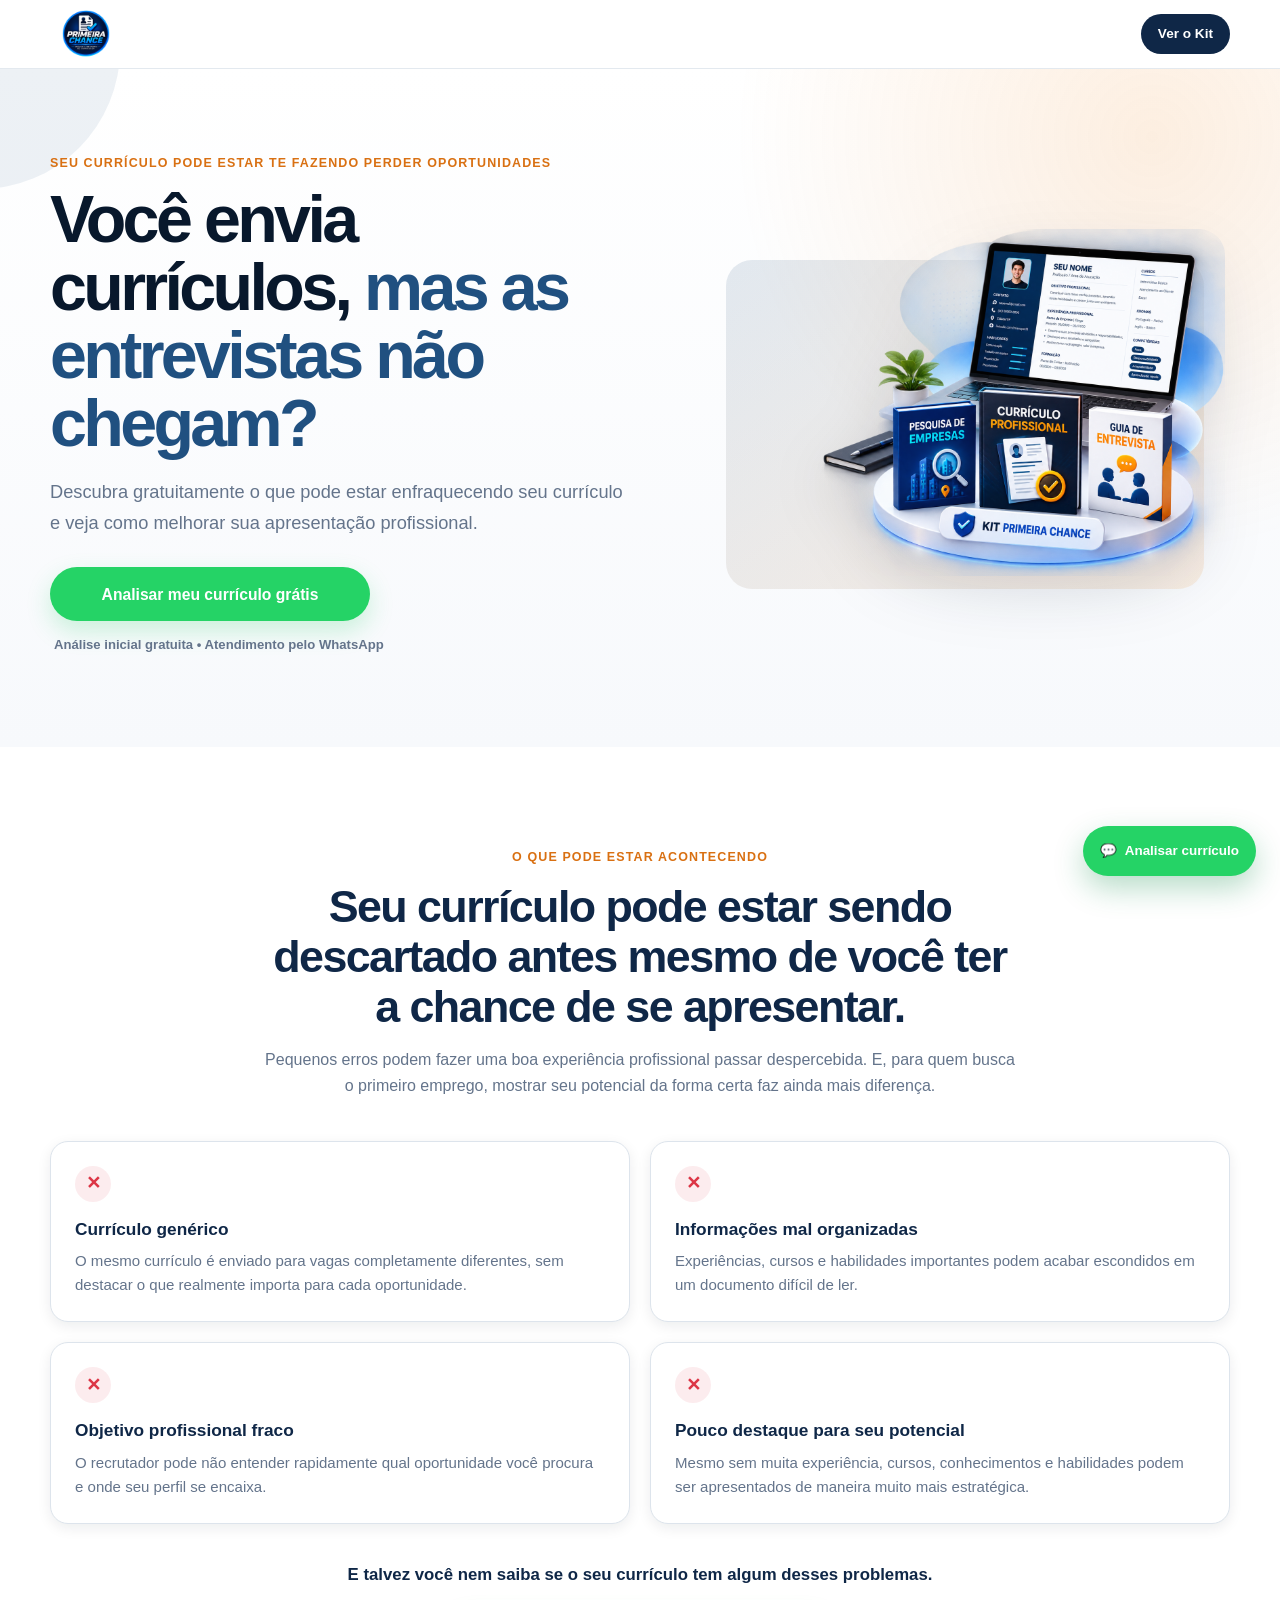
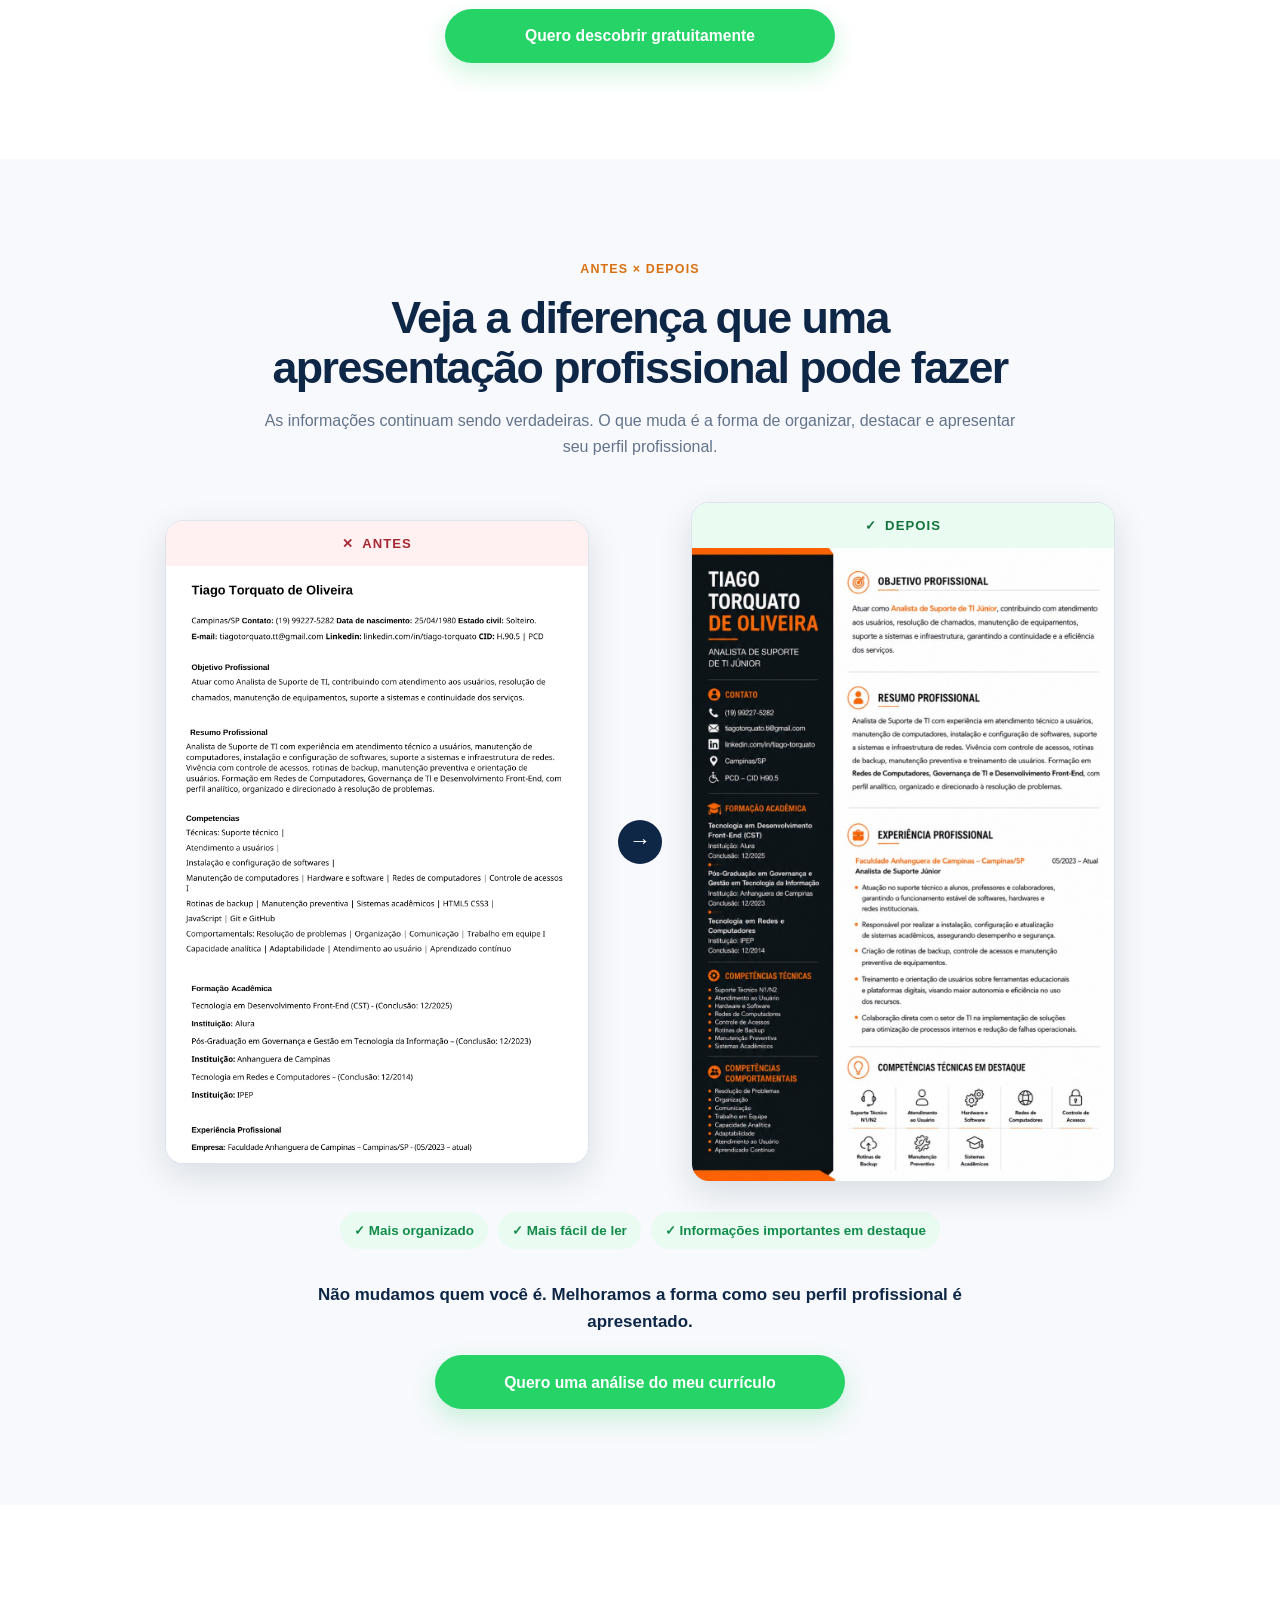
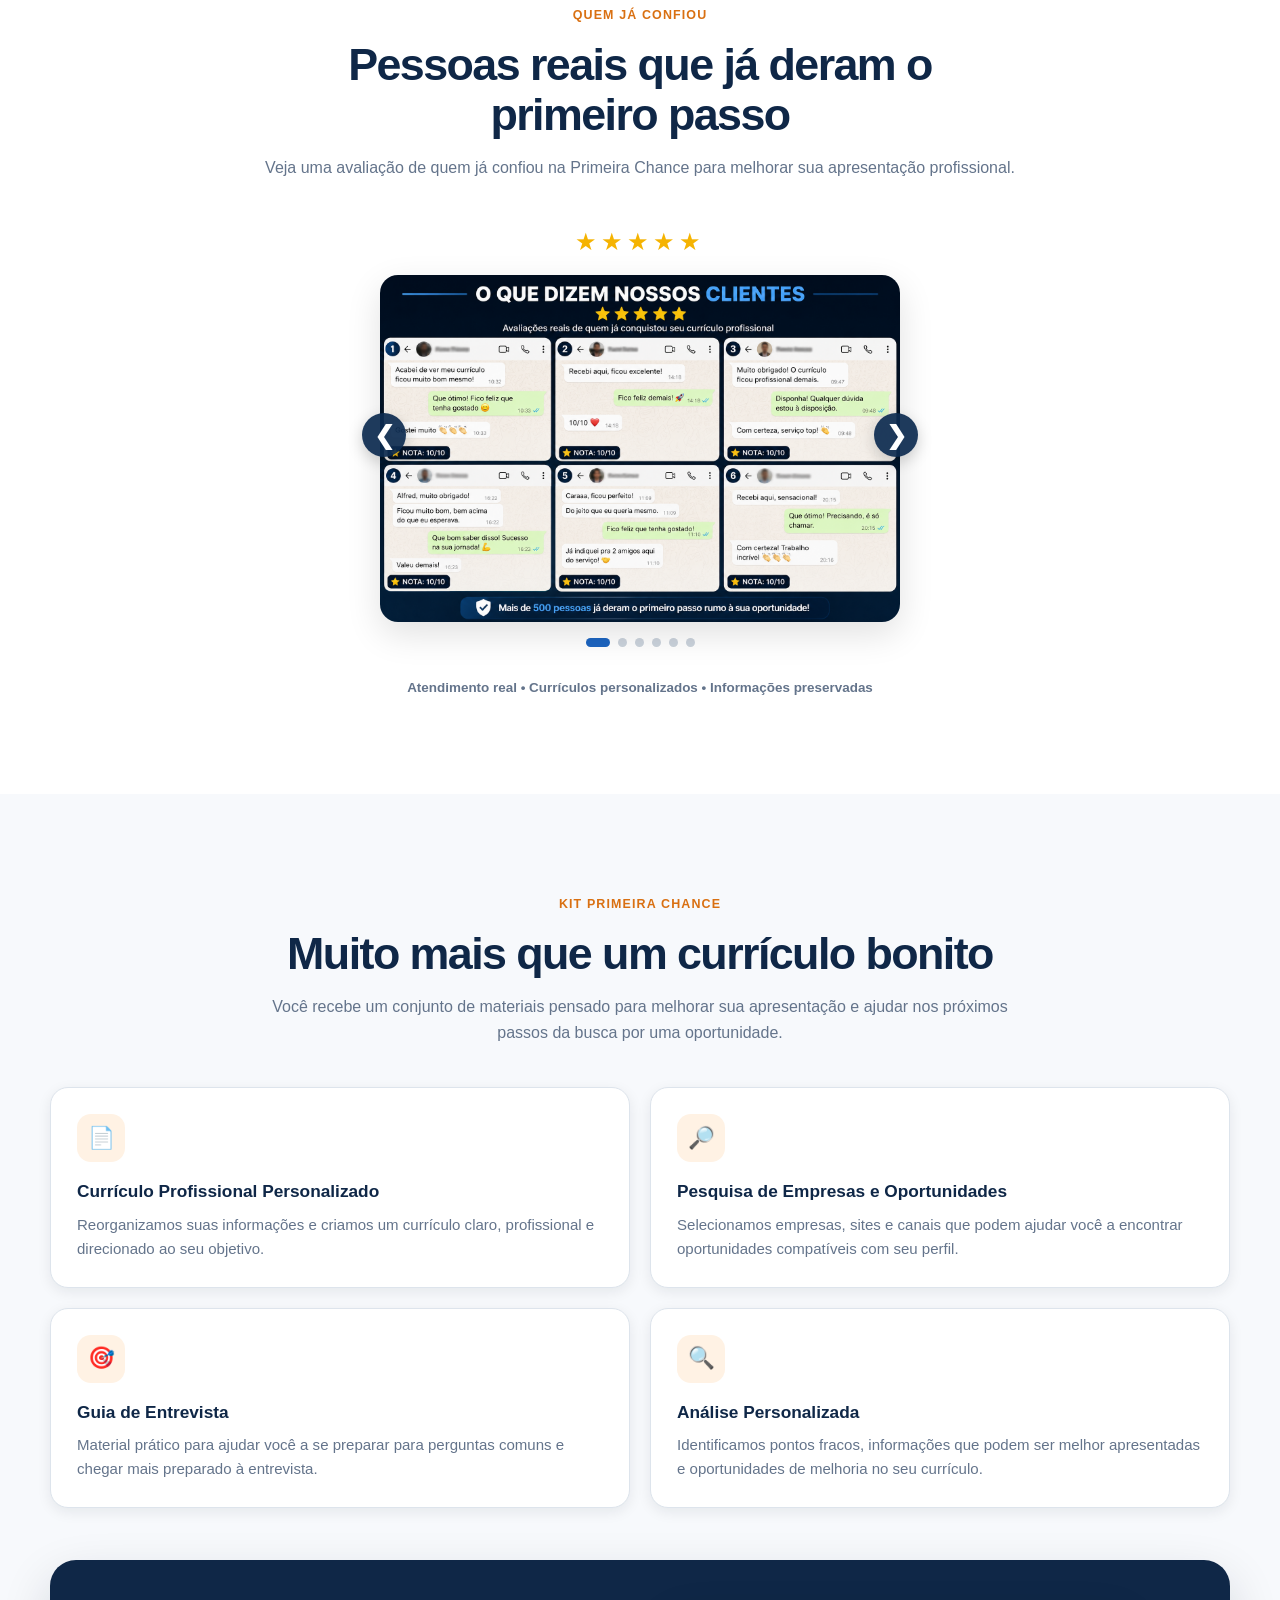
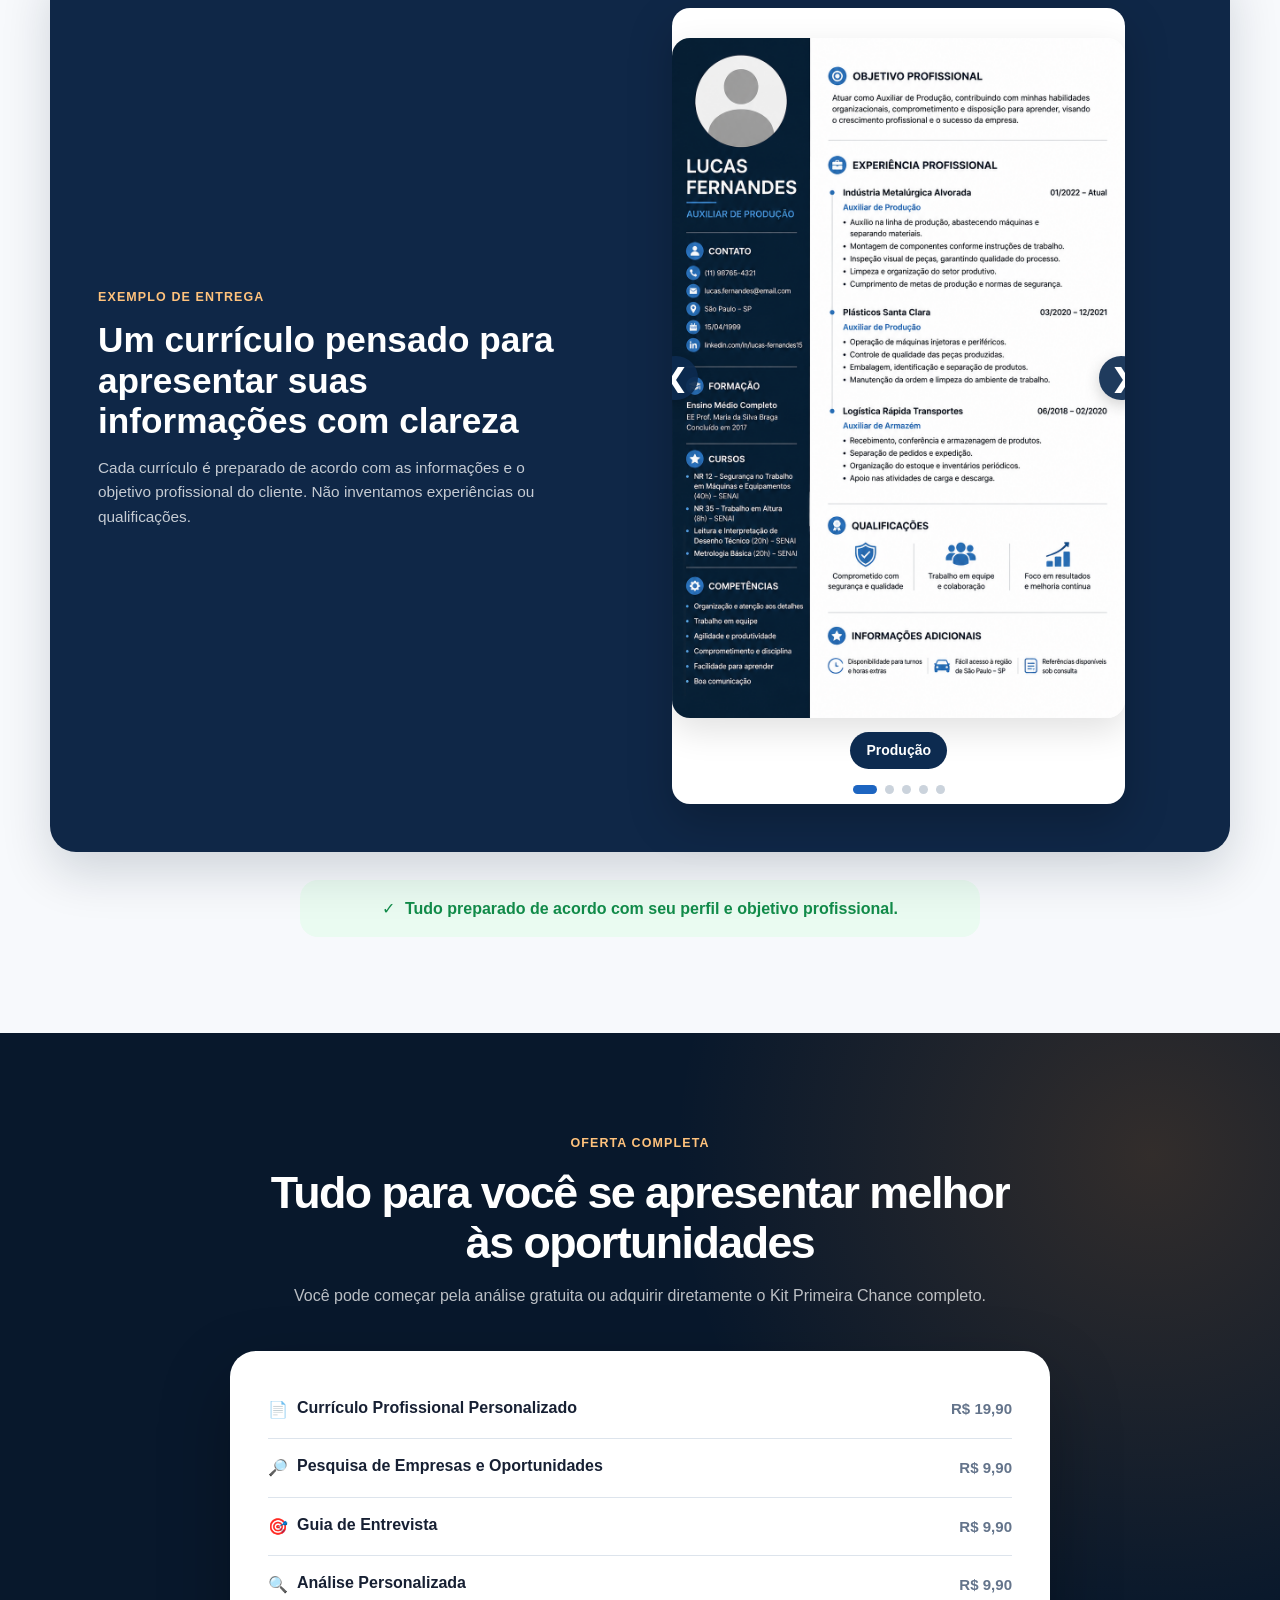
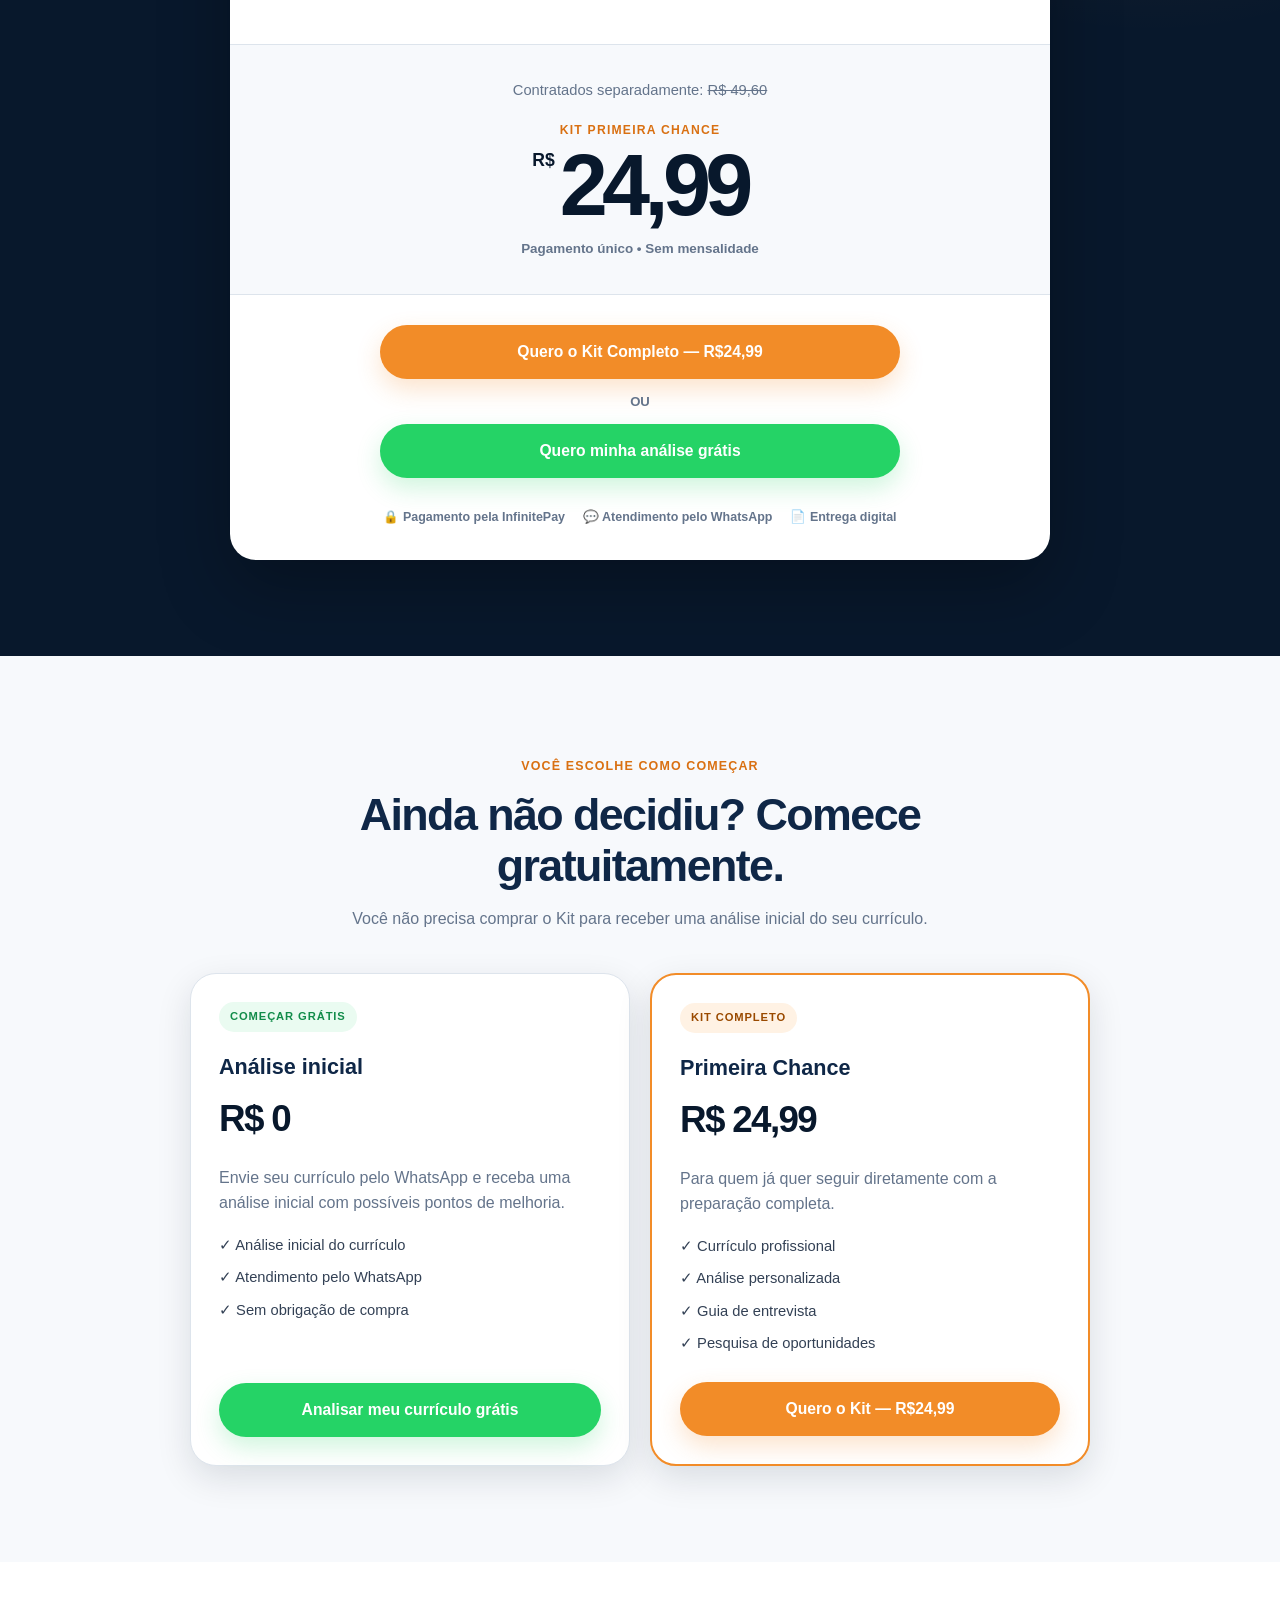
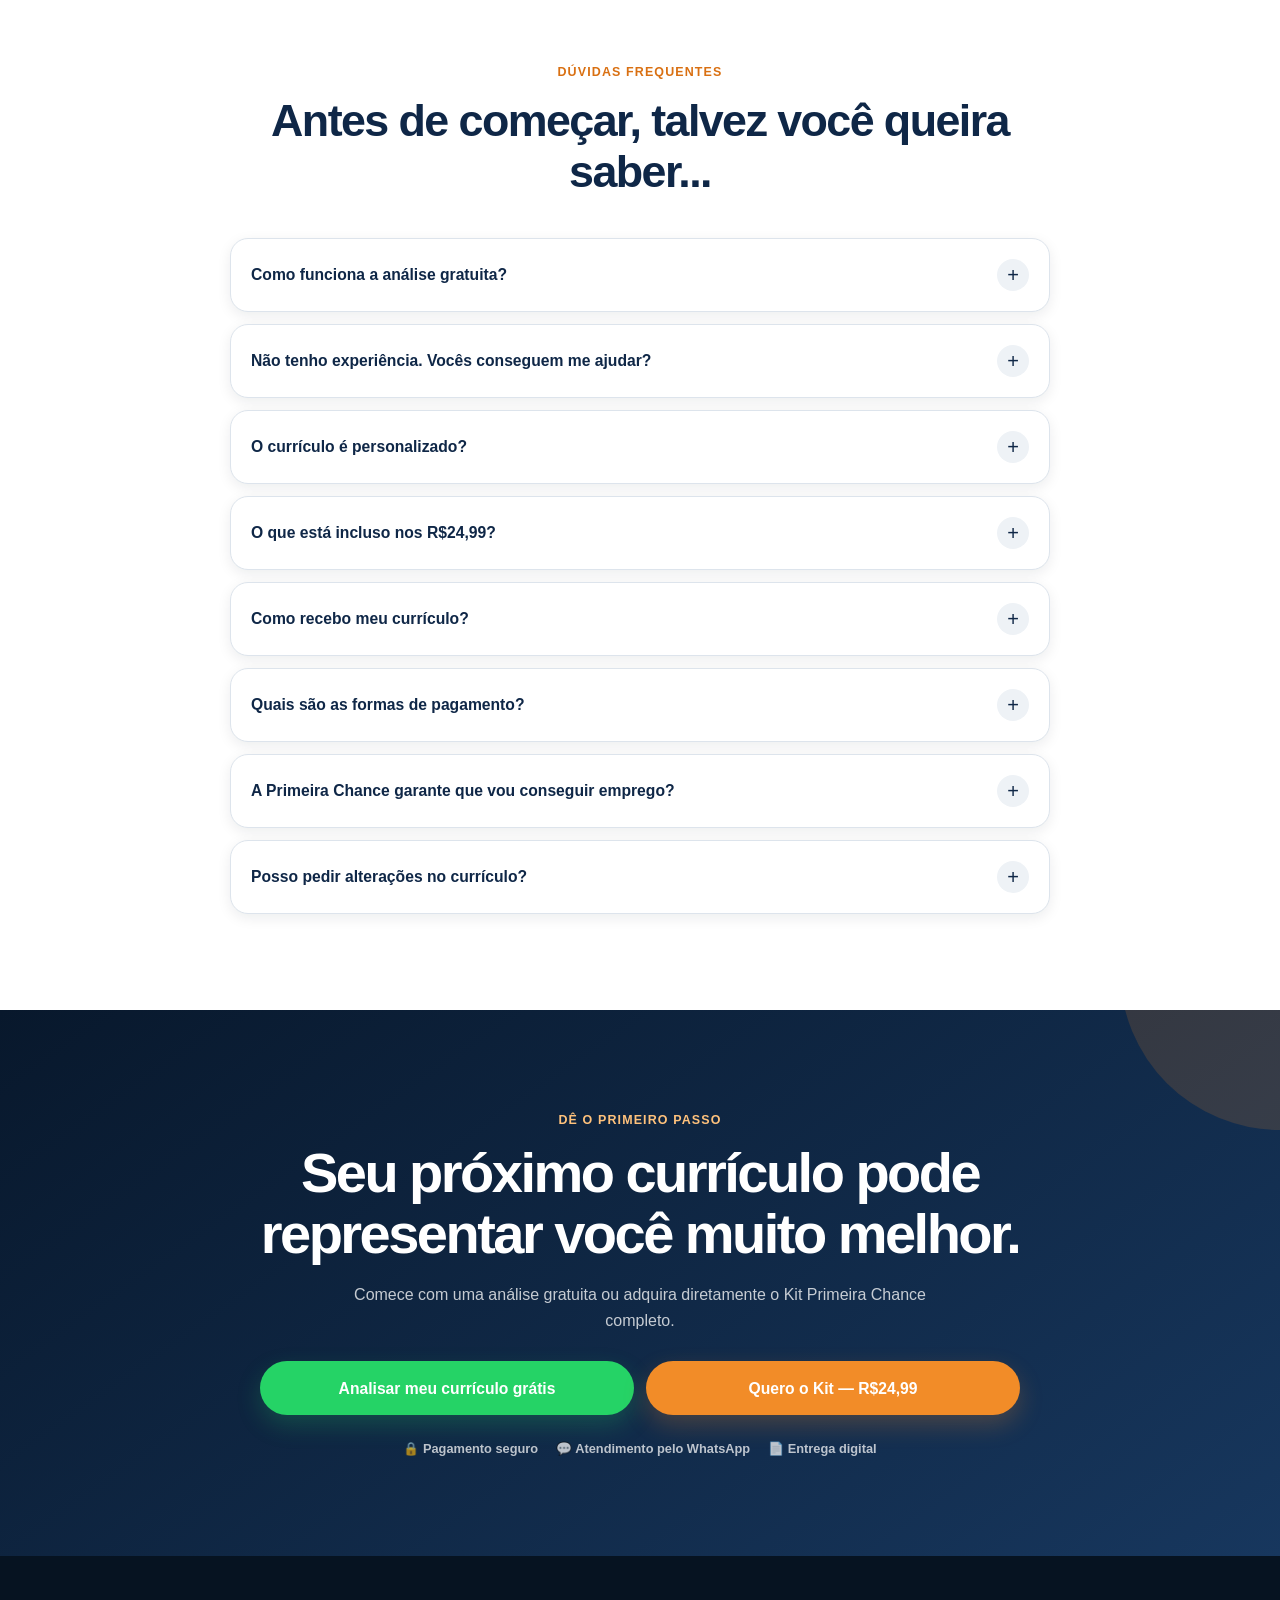
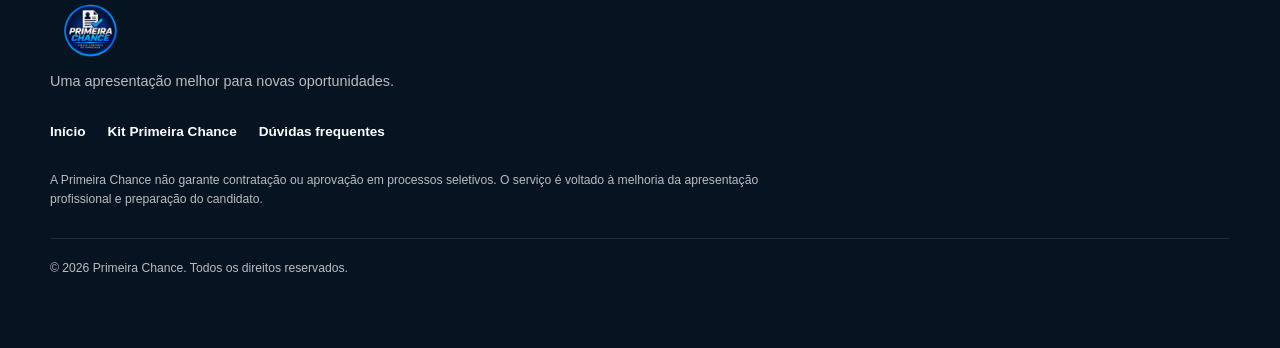
<file: index.html>
<!DOCTYPE html>
<html lang="pt-BR">

<head>
  <meta charset="UTF-8">

  <meta
    name="viewport"
    content="width=device-width, initial-scale=1.0"
  >

  <title>Primeira Chance | Currículo Profissional</title>

  <meta
    name="description"
    content="Descubra gratuitamente o que pode ser melhorado no seu currículo e conheça o Kit Primeira Chance."
  >

  <meta name="theme-color" content="#0f2747">

  <link rel="stylesheet" href="style.css">

  <!-- Meta Pixel -->
  <script>
    !function(f,b,e,v,n,t,s) {
      if(f.fbq)return;
      n=f.fbq=function(){
        n.callMethod
          ? n.callMethod.apply(n,arguments)
          : n.queue.push(arguments)
      };
      if(!f._fbq)f._fbq=n;
      n.push=n;
      n.loaded=!0;
      n.version='2.0';
      n.queue=[];
      t=b.createElement(e);
      t.async=!0;
      t.src=v;
      s=b.getElementsByTagName(e)[0];
      s.parentNode.insertBefore(t,s)
    }(
      window,
      document,
      'script',
      'https://connect.facebook.net/en_US/fbevents.js'
    );

    fbq('init', '3986194581515664');
    fbq('track', 'PageView');
  </script>
</head>

<body>

  <noscript>
    <img
      height="1"
      width="1"
      style="display:none"
      alt=""
      src="https://www.facebook.com/tr?id=3986194581515664&ev=PageView&noscript=1"
    >
  </noscript>


  <!-- CABEÇALHO -->
  <header class="site-header">
    <div class="container header-container">

      <a
        href="#inicio"
        class="brand"
        aria-label="Primeira Chance - início"
      >
        <img
          src="assets/logo/logo.png"
          alt="Primeira Chance"
          class="brand-logo"
        >
      </a>

      <a href="#oferta" class="header-cta">
        Ver o Kit
      </a>

    </div>
  </header>


  <main>

    <!-- HERO -->
    <section class="hero" id="inicio">
      <div class="container hero-container">

        <div class="hero-content">

          <span class="eyebrow">
            SEU CURRÍCULO PODE ESTAR TE FAZENDO PERDER OPORTUNIDADES
          </span>

          <h1>
            Você envia currículos,
            <span>mas as entrevistas não chegam?</span>
          </h1>

          <p class="hero-description">
            Descubra gratuitamente o que pode estar enfraquecendo
            seu currículo e veja como melhorar sua apresentação
            profissional.
          </p>

          <a
            href="https://wa.me/5548999616736?text=Ol%C3%A1%21%20Vim%20pelo%20site%20da%20Primeira%20Chance%20e%20quero%20receber%20minha%20an%C3%A1lise%20gratuita%20de%20curr%C3%ADculo."
            class="btn btn-whatsapp js-lead"
            target="_blank"
            rel="noopener noreferrer"
          >
            Analisar meu currículo grátis
          </a>

          <p class="hero-note">
            Análise inicial gratuita • Atendimento pelo WhatsApp
          </p>

        </div>

        <div class="hero-visual">
          <img
            src="assets/hero/hero.png"
            alt="Exemplo de currículo profissional da Primeira Chance"
            class="hero-image"
          >
        </div>

      </div>
    </section>


    <!-- PROBLEMA -->
    <section class="problem section">
      <div class="container">

        <div class="section-heading">

          <span class="section-tag">
            O QUE PODE ESTAR ACONTECENDO
          </span>

          <h2>
            Seu currículo pode estar sendo descartado antes mesmo
            de você ter a chance de se apresentar.
          </h2>

          <p>
            Pequenos erros podem fazer uma boa experiência profissional
            passar despercebida. E, para quem busca o primeiro emprego,
            mostrar seu potencial da forma certa faz ainda mais diferença.
          </p>

        </div>


        <div class="problem-grid">

          <article class="problem-card">
            <span class="problem-icon" aria-hidden="true">✕</span>

            <h3>Currículo genérico</h3>

            <p>
              O mesmo currículo é enviado para vagas completamente
              diferentes, sem destacar o que realmente importa
              para cada oportunidade.
            </p>
          </article>


          <article class="problem-card">
            <span class="problem-icon" aria-hidden="true">✕</span>

            <h3>Informações mal organizadas</h3>

            <p>
              Experiências, cursos e habilidades importantes podem
              acabar escondidos em um documento difícil de ler.
            </p>
          </article>


          <article class="problem-card">
            <span class="problem-icon" aria-hidden="true">✕</span>

            <h3>Objetivo profissional fraco</h3>

            <p>
              O recrutador pode não entender rapidamente qual
              oportunidade você procura e onde seu perfil se encaixa.
            </p>
          </article>


          <article class="problem-card">
            <span class="problem-icon" aria-hidden="true">✕</span>

            <h3>Pouco destaque para seu potencial</h3>

            <p>
              Mesmo sem muita experiência, cursos, conhecimentos
              e habilidades podem ser apresentados de maneira
              muito mais estratégica.
            </p>
          </article>

        </div>


        <div class="problem-cta">

          <p>
            <strong>
              E talvez você nem saiba se o seu currículo
              tem algum desses problemas.
            </strong>
          </p>

          <a
            href="https://wa.me/5548999616736?text=Ol%C3%A1%21%20Vim%20pelo%20site%20da%20Primeira%20Chance%20e%20quero%20receber%20minha%20an%C3%A1lise%20gratuita%20de%20curr%C3%ADculo."
            class="btn btn-whatsapp js-lead"
            target="_blank"
            rel="noopener noreferrer"
          >
            Quero descobrir gratuitamente
          </a>

        </div>

      </div>
    </section>


    <!-- ANTES E DEPOIS -->
    <section class="before-after section section-light">
      <div class="container">

        <div class="section-heading">

          <span class="section-tag">ANTES × DEPOIS</span>

          <h2>
            Veja a diferença que uma apresentação profissional pode fazer
          </h2>

          <p>
            As informações continuam sendo verdadeiras.
            O que muda é a forma de organizar, destacar
            e apresentar seu perfil profissional.
          </p>

        </div>


        <div class="comparison-grid">

          <article class="comparison-card comparison-before">

            <div class="comparison-label">
              <span aria-hidden="true">✕</span>
              ANTES
            </div>

            <div class="comparison-image-wrapper">
              <img
                src="assets/before-after/antes.jpg"
                alt="Exemplo de currículo antes da reformulação"
                class="comparison-image"
                loading="lazy"
              >
            </div>

          </article>


          <div class="comparison-arrow" aria-hidden="true">
            →
          </div>


          <article class="comparison-card comparison-after">

            <div class="comparison-label">
              <span aria-hidden="true">✓</span>
              DEPOIS
            </div>

            <div class="comparison-image-wrapper">
              <img
                src="assets/before-after/depois.jpg"
                alt="Exemplo de currículo depois da reformulação pela Primeira Chance"
                class="comparison-image"
                loading="lazy"
              >
            </div>

          </article>

        </div>


        <div class="comparison-benefits">
          <span>✓ Mais organizado</span>
          <span>✓ Mais fácil de ler</span>
          <span>✓ Informações importantes em destaque</span>
        </div>


        <div class="comparison-message">

          <p>
            <strong>
              Não mudamos quem você é. Melhoramos a forma
              como seu perfil profissional é apresentado.
            </strong>
          </p>

          <a
            href="https://wa.me/5548999616736?text=Ol%C3%A1%21%20Vim%20pelo%20site%20da%20Primeira%20Chance%20e%20quero%20receber%20minha%20an%C3%A1lise%20gratuita%20de%20curr%C3%ADculo."
            class="btn btn-whatsapp js-lead"
            target="_blank"
            rel="noopener noreferrer"
          >
            Quero uma análise do meu currículo
          </a>

        </div>

      </div>
    </section>


    <!-- AVALIAÇÕES -->
    <section class="reviews section">
      <div class="container">

        <div class="section-heading">

          <span class="section-tag">QUEM JÁ CONFIOU</span>

          <h2>
            Pessoas reais que já deram o primeiro passo
          </h2>

          <p>
            Veja uma avaliação de quem já confiou na Primeira Chance
            para melhorar sua apresentação profissional.
          </p>

        </div>


       <div class="reviews-carousel">

  <button class="reviews-arrow prev" type="button" aria-label="Avaliação anterior">
    &#10094;
  </button>

  <div class="reviews-track">

    <article class="review-slide active">
      <div class="review-stars">★★★★★</div>
      <img
        src="assets/reviews/review1.png"
        alt="Avaliação de cliente da Primeira Chance"
        class="review-image"
        loading="lazy"
      >
    </article>

    <article class="review-slide">
      <div class="review-stars">★★★★★</div>
      <img
        src="assets/reviews/review2.png"
        alt="Avaliação de cliente da Primeira Chance"
        class="review-image"
        loading="lazy"
      >
    </article>

    <article class="review-slide">
      <div class="review-stars">★★★★★</div>
      <img
        src="assets/reviews/review3.png"
        alt="Avaliação de cliente da Primeira Chance"
        class="review-image"
        loading="lazy"
      >
    </article>

    <article class="review-slide">
      <div class="review-stars">★★★★★</div>
      <img
        src="assets/reviews/review4.png"
        alt="Avaliação de cliente da Primeira Chance"
        class="review-image"
        loading="lazy"
      >
    </article>

    <article class="review-slide">
      <div class="review-stars">★★★★★</div>
      <img
        src="assets/reviews/review5.png"
        alt="Avaliação de cliente da Primeira Chance"
        class="review-image"
        loading="lazy"
      >
    </article>

    <article class="review-slide">
      <div class="review-stars">★★★★★</div>
      <img
        src="assets/reviews/review6.png"
        alt="Avaliação de cliente da Primeira Chance"
        class="review-image"
        loading="lazy"
      >
    </article>

  </div>

  <button class="reviews-arrow next" type="button" aria-label="Próxima avaliação">
    &#10095;
  </button>

  <div class="reviews-dots"></div>

</div>


        <p class="reviews-note">
          Atendimento real • Currículos personalizados •
          Informações preservadas
        </p>

      </div>
    </section>


    <!-- KIT PRIMEIRA CHANCE -->
    <section class="kit section section-light">
      <div class="container">

        <div class="section-heading">

          <span class="section-tag">
            KIT PRIMEIRA CHANCE
          </span>

          <h2>
            Muito mais que um currículo bonito
          </h2>

          <p>
            Você recebe um conjunto de materiais pensado para
            melhorar sua apresentação e ajudar nos próximos passos
            da busca por uma oportunidade.
          </p>

        </div>


        <div class="kit-grid">

          <article class="kit-card">
            <div class="kit-icon" aria-hidden="true">📄</div>

            <h3>Currículo Profissional Personalizado</h3>

            <p>
              Reorganizamos suas informações e criamos um currículo
              claro, profissional e direcionado ao seu objetivo.
            </p>
          </article>


          <article class="kit-card">
            <div class="kit-icon" aria-hidden="true">🔎</div>

            <h3>Pesquisa de Empresas e Oportunidades</h3>

            <p>
              Selecionamos empresas, sites e canais que podem ajudar
              você a encontrar oportunidades compatíveis com seu perfil.
            </p>
          </article>


          <article class="kit-card">
            <div class="kit-icon" aria-hidden="true">🎯</div>

            <h3>Guia de Entrevista</h3>

            <p>
              Material prático para ajudar você a se preparar
              para perguntas comuns e chegar mais preparado
              à entrevista.
            </p>
          </article>


          <article class="kit-card">
            <div class="kit-icon" aria-hidden="true">🔍</div>

            <h3>Análise Personalizada</h3>

            <p>
              Identificamos pontos fracos, informações que podem
              ser melhor apresentadas e oportunidades de melhoria
              no seu currículo.
            </p>
          </article>

        </div>


        <div class="portfolio-preview">

          <div class="portfolio-content">

            <span class="section-tag">
              EXEMPLO DE ENTREGA
            </span>

            <h3>
              Um currículo pensado para apresentar
              suas informações com clareza
            </h3>

            <p>
              Cada currículo é preparado de acordo com as
              informações e o objetivo profissional do cliente.
              Não inventamos experiências ou qualificações.
            </p>

          </div>


          <div class="portfolio-image-wrapper">

          <div class="portfolio-carousel">

  <button class="portfolio-arrow prev" type="button" aria-label="Currículo anterior">
    &#10094;
  </button>

  <div class="portfolio-track">

    <div class="portfolio-slide active">
      <img src="assets/portfolio/producao.png"
           alt="Currículo para Produção"
           class="portfolio-image">
      <span>Produção</span>
    </div>

    <div class="portfolio-slide">
      <img src="assets/portfolio/motorista.png"
           alt="Currículo para Motorista"
           class="portfolio-image">
      <span>Motorista</span>
    </div>

    <div class="portfolio-slide">
      <img src="assets/portfolio/administrativo.png"
           alt="Currículo Administrativo"
           class="portfolio-image">
      <span>Administrativo</span>
    </div>

    <div class="portfolio-slide">
      <img src="assets/portfolio/ti.png"
           alt="Currículo para Tecnologia da Informação"
           class="portfolio-image">
      <span>Tecnologia / TI</span>
    </div>

    <div class="portfolio-slide">
      <img src="assets/portfolio/vendas.png"
           alt="Currículo para Atendimento e Vendas"
           class="portfolio-image">
      <span>Atendimento e Vendas</span>
    </div>

  </div>

  <button class="portfolio-arrow next" type="button" aria-label="Próximo currículo">
    &#10095;
  </button>

  <div class="portfolio-dots"></div>

</div>

</div>
          </div>

        </div>


        <div class="kit-highlight">

          <span aria-hidden="true">✓</span>

          <strong>
            Tudo preparado de acordo com seu perfil
            e objetivo profissional.
          </strong>

        </div>

      </div>
    </section>


    <!-- OFERTA -->
    <section class="offer section" id="oferta">
      <div class="container">

        <div class="section-heading offer-heading">

          <span class="section-tag">
            OFERTA COMPLETA
          </span>

          <h2>
            Tudo para você se apresentar melhor às oportunidades
          </h2>

          <p>
            Você pode começar pela análise gratuita ou adquirir
            diretamente o Kit Primeira Chance completo.
          </p>

        </div>


        <div class="offer-box">

          <div class="offer-items">

            <div class="offer-item">
              <div>
                <span aria-hidden="true">📄</span>
                <strong>Currículo Profissional Personalizado</strong>
              </div>

              <span class="offer-item-price">R$ 19,90</span>
            </div>


            <div class="offer-item">
              <div>
                <span aria-hidden="true">🔎</span>
                <strong>Pesquisa de Empresas e Oportunidades</strong>
              </div>

              <span class="offer-item-price">R$ 9,90</span>
            </div>


            <div class="offer-item">
              <div>
                <span aria-hidden="true">🎯</span>
                <strong>Guia de Entrevista</strong>
              </div>

              <span class="offer-item-price">R$ 9,90</span>
            </div>


            <div class="offer-item">
              <div>
                <span aria-hidden="true">🔍</span>
                <strong>Análise Personalizada</strong>
              </div>

              <span class="offer-item-price">R$ 9,90</span>
            </div>

          </div>


          <div class="offer-total">

            <p>
              Contratados separadamente:
              <span>R$ 49,60</span>
            </p>

            <div class="offer-price-label">
              KIT PRIMEIRA CHANCE
            </div>

            <div class="offer-price">
              <span class="currency">R$</span>
              <strong>24,99</strong>
            </div>

            <p class="offer-payment-note">
              Pagamento único • Sem mensalidade
            </p>

          </div>


          <div class="offer-actions">

            <a
             href="https://checkout.infinitepay.io/primeira_chance/t3ayi1P8FK"
              class="btn btn-buy js-checkout"
              target="_blank"
              rel="noopener noreferrer"
            >
              Quero o Kit Completo — R$24,99
            </a>

            <span class="offer-divider">ou</span>

            <a
              href="https://wa.me/5548999616736?text=Ol%C3%A1%21%20Vim%20pelo%20site%20da%20Primeira%20Chance%20e%20quero%20receber%20minha%20an%C3%A1lise%20gratuita%20de%20curr%C3%ADculo."
              class="btn btn-whatsapp btn-secondary js-lead"
              target="_blank"
              rel="noopener noreferrer"
            >
              Quero minha análise grátis
            </a>

          </div>


          <div class="offer-trust">
            <span>🔒 Pagamento pela InfinitePay</span>
            <span>💬 Atendimento pelo WhatsApp</span>
            <span>📄 Entrega digital</span>
          </div>

        </div>

      </div>
    </section>


    <!-- DOIS CAMINHOS -->
    <section class="paths section section-light">
      <div class="container">

        <div class="section-heading">

          <span class="section-tag">
            VOCÊ ESCOLHE COMO COMEÇAR
          </span>

          <h2>
            Ainda não decidiu? Comece gratuitamente.
          </h2>

          <p>
            Você não precisa comprar o Kit para receber
            uma análise inicial do seu currículo.
          </p>

        </div>


        <div class="paths-grid">

          <article class="path-card path-free">

            <span class="path-badge">
              COMEÇAR GRÁTIS
            </span>

            <h3>Análise inicial</h3>

            <div class="path-price">
              R$ 0
            </div>

            <p>
              Envie seu currículo pelo WhatsApp e receba
              uma análise inicial com possíveis pontos de melhoria.
            </p>

            <ul class="path-list">
              <li>✓ Análise inicial do currículo</li>
              <li>✓ Atendimento pelo WhatsApp</li>
              <li>✓ Sem obrigação de compra</li>
            </ul>

            <a
              href="https://wa.me/5548999616736?text=Ol%C3%A1%21%20Vim%20pelo%20site%20da%20Primeira%20Chance%20e%20quero%20receber%20minha%20an%C3%A1lise%20gratuita%20de%20curr%C3%ADculo."
              class="btn btn-whatsapp js-lead"
              target="_blank"
              rel="noopener noreferrer"
            >
              Analisar meu currículo grátis
            </a>

          </article>


          <article class="path-card path-paid">

            <span class="path-badge path-badge-featured">
              KIT COMPLETO
            </span>

            <h3>Primeira Chance</h3>

            <div class="path-price">
              R$ 24,99
            </div>

            <p>
              Para quem já quer seguir diretamente
              com a preparação completa.
            </p>

            <ul class="path-list">
              <li>✓ Currículo profissional</li>
              <li>✓ Análise personalizada</li>
              <li>✓ Guia de entrevista</li>
              <li>✓ Pesquisa de oportunidades</li>
            </ul>

            <a
              href="https://checkout.infinitepay.io/primeira_chance/t3ayi1P8FK"
              class="btn btn-buy js-checkout"
              target="_blank"
              rel="noopener noreferrer"
            >
              Quero o Kit — R$24,99
            </a>

          </article>

        </div>

      </div>
    </section>


    <!-- FAQ -->
    <section class="faq section" id="faq">
      <div class="container">

        <div class="section-heading">

          <span class="section-tag">
            DÚVIDAS FREQUENTES
          </span>

          <h2>
            Antes de começar, talvez você queira saber...
          </h2>

        </div>


        <div class="faq-list">

          <article class="faq-item">

            <button
              class="faq-question"
              type="button"
              aria-expanded="false"
            >
              <span>Como funciona a análise gratuita?</span>
              <span class="faq-icon" aria-hidden="true">+</span>
            </button>

            <div class="faq-answer">
              <p>
                Você envia seu currículo pelo WhatsApp e fazemos
                uma análise inicial, apontando possíveis problemas
                e oportunidades de melhoria. Você não precisa
                comprar nada para receber essa análise.
              </p>
            </div>

          </article>


          <article class="faq-item">

            <button
              class="faq-question"
              type="button"
              aria-expanded="false"
            >
              <span>Não tenho experiência. Vocês conseguem me ajudar?</span>
              <span class="faq-icon" aria-hidden="true">+</span>
            </button>

            <div class="faq-answer">
              <p>
                Sim. Para quem busca o primeiro emprego, podemos
                organizar e valorizar informações como formação,
                cursos, habilidades e conhecimentos relevantes,
                sempre utilizando informações verdadeiras.
              </p>
            </div>

          </article>


          <article class="faq-item">

            <button
              class="faq-question"
              type="button"
              aria-expanded="false"
            >
              <span>O currículo é personalizado?</span>
              <span class="faq-icon" aria-hidden="true">+</span>
            </button>

            <div class="faq-answer">
              <p>
                Sim. As informações e o objetivo profissional
                de cada pessoa são analisados individualmente.
                Não inventamos experiências, cursos ou qualificações.
              </p>
            </div>

          </article>


          <article class="faq-item">

            <button
              class="faq-question"
              type="button"
              aria-expanded="false"
            >
              <span>O que está incluso nos R$24,99?</span>
              <span class="faq-icon" aria-hidden="true">+</span>
            </button>

            <div class="faq-answer">
              <p>
                O Kit Primeira Chance inclui currículo profissional
                personalizado, análise personalizada, guia de entrevista
                e pesquisa de empresas e oportunidades.
              </p>
            </div>

          </article>


          <article class="faq-item">

            <button
              class="faq-question"
              type="button"
              aria-expanded="false"
            >
              <span>Como recebo meu currículo?</span>
              <span class="faq-icon" aria-hidden="true">+</span>
            </button>

            <div class="faq-answer">
              <p>
                Após o atendimento e a confirmação das informações,
                o currículo é preparado e enviado em formato PDF,
                pronto para ser utilizado.
              </p>
            </div>

          </article>


          <article class="faq-item">

            <button
              class="faq-question"
              type="button"
              aria-expanded="false"
            >
              <span>Quais são as formas de pagamento?</span>
              <span class="faq-icon" aria-hidden="true">+</span>
            </button>

            <div class="faq-answer">
              <p>
                O checkout da Primeira Chance permite pagamento
                por Pix e cartão, conforme as opções disponíveis
                no momento da compra.
              </p>
            </div>

          </article>


          <article class="faq-item">

            <button
              class="faq-question"
              type="button"
              aria-expanded="false"
            >
              <span>A Primeira Chance garante que vou conseguir emprego?</span>
              <span class="faq-icon" aria-hidden="true">+</span>
            </button>

            <div class="faq-answer">
              <p>
                Não. Nenhum serviço sério pode garantir uma contratação.
                Nosso trabalho é melhorar sua apresentação profissional
                e oferecer materiais que ajudem na busca por oportunidades.
              </p>
            </div>

          </article>


          <article class="faq-item">

            <button
              class="faq-question"
              type="button"
              aria-expanded="false"
            >
              <span>Posso pedir alterações no currículo?</span>
              <span class="faq-icon" aria-hidden="true">+</span>
            </button>

            <div class="faq-answer">
              <p>
                Sim. Depois de receber o currículo, você poderá
                conferir as informações e solicitar correções
                ou ajustes necessários.
              </p>
            </div>

          </article>

        </div>

      </div>
    </section>


    <!-- CTA FINAL -->
    <section class="final-cta section">
      <div class="container final-cta-container">

        <span class="section-tag">
          DÊ O PRIMEIRO PASSO
        </span>

        <h2>
          Seu próximo currículo pode representar você muito melhor.
        </h2>

        <p>
          Comece com uma análise gratuita ou adquira diretamente
          o Kit Primeira Chance completo.
        </p>


        <div class="final-actions">

          <a
            href="https://wa.me/5548999616736?text=Ol%C3%A1%21%20Vim%20pelo%20site%20da%20Primeira%20Chance%20e%20quero%20receber%20minha%20an%C3%A1lise%20gratuita%20de%20curr%C3%ADculo."
            class="btn btn-whatsapp js-lead"
            target="_blank"
            rel="noopener noreferrer"
          >
            Analisar meu currículo grátis
          </a>

          <a
            href="https://checkout.infinitepay.io/primeira_chance/t3ayi1P8FK"
            class="btn btn-buy js-checkout"
            target="_blank"
            rel="noopener noreferrer"
          >
            Quero o Kit — R$24,99
          </a>

        </div>


        <div class="final-trust">
          <span>🔒 Pagamento seguro</span>
          <span>💬 Atendimento pelo WhatsApp</span>
          <span>📄 Entrega digital</span>
        </div>

      </div>
    </section>

  </main>


  <!-- RODAPÉ -->
  <footer class="site-footer">
    <div class="container footer-container">

      <div class="footer-brand">

        <img
          src="assets/logo/logo.png"
          alt="Primeira Chance"
          class="footer-logo"
          loading="lazy"
        >

        <p>
          Uma apresentação melhor para novas oportunidades.
        </p>

      </div>


      <nav
        class="footer-links"
        aria-label="Links do rodapé"
      >
        <a href="#inicio">Início</a>
        <a href="#oferta">Kit Primeira Chance</a>
        <a href="#faq">Dúvidas frequentes</a>
      </nav>


      <p class="footer-disclaimer">
        A Primeira Chance não garante contratação ou aprovação
        em processos seletivos. O serviço é voltado à melhoria
        da apresentação profissional e preparação do candidato.
      </p>


      <div class="footer-bottom">
        <p>
          © 2026 Primeira Chance. Todos os direitos reservados.
        </p>
      </div>

    </div>
  </footer>


  <!-- WHATSAPP FLUTUANTE -->
  <a
    href="https://wa.me/5548999616736?text=Ol%C3%A1%21%20Vim%20pelo%20site%20da%20Primeira%20Chance%20e%20quero%20receber%20minha%20an%C3%A1lise%20gratuita%20de%20curr%C3%ADculo."
    class="floating-whatsapp js-lead"
    target="_blank"
    rel="noopener noreferrer"
    aria-label="Analisar currículo gratuitamente pelo WhatsApp"
  >
    <span aria-hidden="true">💬</span>
    <span>Analisar currículo</span>
  </a>


  <script src="script.js"></script>

</body>
</html>
</file>
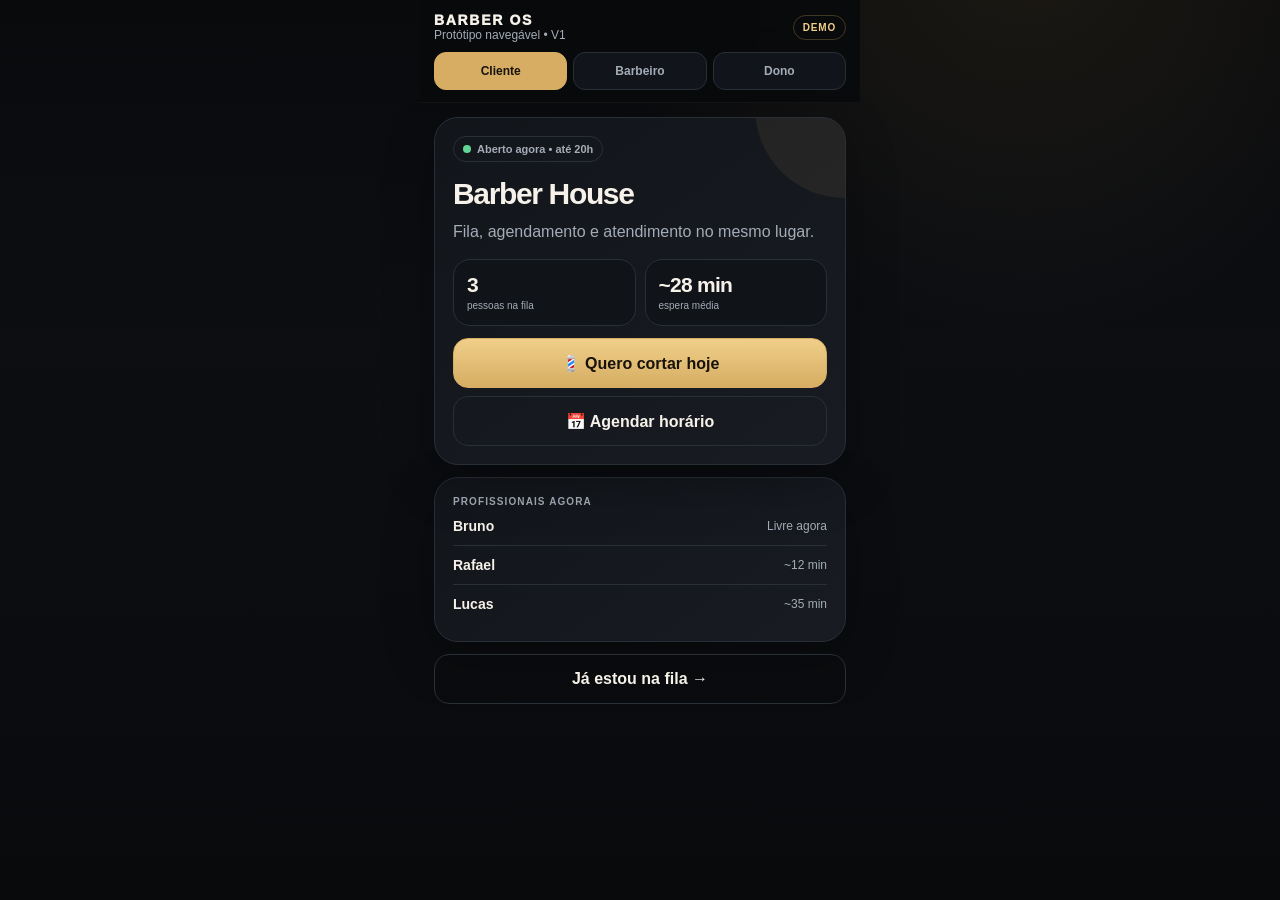
<file: barber-demo/index.html>
<!doctype html>
<html lang="pt-BR">
<head>
<meta charset="utf-8">
<meta name="viewport" content="width=device-width,initial-scale=1,viewport-fit=cover">
<meta name="theme-color" content="#090a0c">
<title>Barber OS • Protótipo V1</title>
<style>
:root{
  --bg:#090a0c;--bg2:#0e1014;--card:#12151a;--card2:#181c22;--line:#292f37;
  --text:#f6f2e9;--muted:#a4acb7;--gold:#d6ad62;--gold2:#f0cf8a;
  --green:#62d596;--red:#ef8181;--blue:#85b8ff;--amber:#efbe62;
  --shadow:0 18px 50px rgba(0,0,0,.28)
}
*{box-sizing:border-box}
html{background:var(--bg)}
body{margin:0;background:
radial-gradient(circle at 80% -10%,rgba(214,173,98,.10),transparent 30%),
linear-gradient(180deg,#090a0c,#0c0e12 38%,#090a0c);
color:var(--text);font-family:-apple-system,BlinkMacSystemFont,"Segoe UI",Inter,Roboto,Arial,sans-serif}
button,input,select,textarea{font:inherit}
button{cursor:pointer}
.app{max-width:440px;margin:0 auto;min-height:100vh;padding:14px 14px 112px}
.topbar{position:sticky;top:0;z-index:30;margin:-14px -14px 14px;padding:12px 14px;background:rgba(9,10,12,.88);backdrop-filter:blur(18px);border-bottom:1px solid rgba(255,255,255,.04)}
.topline{display:flex;align-items:center;justify-content:space-between;gap:10px}
.brand{font-size:14px;font-weight:950;letter-spacing:.12em}
.demo{font-size:10px;font-weight:900;letter-spacing:.08em;color:var(--gold2);border:1px solid rgba(214,173,98,.28);padding:6px 9px;border-radius:999px}
.modebar{display:grid;grid-template-columns:repeat(3,1fr);gap:6px;margin-top:10px}
.mode{border:1px solid var(--line);background:#11141a;color:var(--muted);border-radius:12px;min-height:38px;font-size:12px;font-weight:850}
.mode.active{background:var(--gold);border-color:var(--gold);color:#17120b}
.screen{display:none;animation:fade .18s ease}
.screen.active{display:block}
@keyframes fade{from{opacity:.35;transform:translateY(4px)}to{opacity:1;transform:none}}
.card{background:linear-gradient(145deg,var(--card),var(--card2));border:1px solid var(--line);border-radius:24px;padding:18px;margin-bottom:12px;box-shadow:var(--shadow)}
.soft{background:#111419;border:1px solid var(--line);border-radius:18px;padding:14px;margin-bottom:10px}
.hero{position:relative;overflow:hidden}
.hero:after{content:"";position:absolute;width:180px;height:180px;border-radius:50%;right:-90px;top:-100px;background:rgba(214,173,98,.08)}
h1,h2,h3,p{margin-top:0}
h1{font-size:30px;line-height:1.02;letter-spacing:-.045em;margin-bottom:10px}
h2{font-size:23px;line-height:1.08;letter-spacing:-.03em;margin-bottom:9px}
h3{font-size:17px;margin-bottom:7px}
p{color:var(--muted);line-height:1.45}
.small{font-size:12px;color:var(--muted)}
.eyebrow{font-size:10px;text-transform:uppercase;letter-spacing:.11em;color:var(--muted);font-weight:900}
.tag{display:inline-flex;align-items:center;gap:6px;padding:6px 9px;border:1px solid var(--line);border-radius:999px;font-size:11px;font-weight:800;color:var(--muted)}
.dot{width:8px;height:8px;border-radius:50%;background:var(--green)}
.btn{width:100%;min-height:50px;border-radius:15px;border:1px solid var(--line);padding:12px 14px;background:var(--card2);color:var(--text);font-weight:900}
.btn.primary{background:linear-gradient(180deg,var(--gold2),var(--gold));border-color:var(--gold);color:#17120b}
.btn.ghost{background:transparent}
.btn.green{background:rgba(98,213,150,.12);border-color:rgba(98,213,150,.32);color:#bdf4d4}
.btn:active{transform:scale(.99)}
.row{display:flex;gap:9px}
.row>*{flex:1;min-width:0}
.grid2{display:grid;grid-template-columns:1fr 1fr;gap:9px}
.grid3{display:grid;grid-template-columns:repeat(3,1fr);gap:8px}
.kpi{padding:13px;border-radius:17px;background:#101318;border:1px solid var(--line)}
.kpi b{display:block;font-size:21px;letter-spacing:-.035em}
.kpi span{display:block;font-size:10px;color:var(--muted);margin-top:3px;line-height:1.25}
.listbtn{display:flex;align-items:center;gap:11px;width:100%;text-align:left;padding:14px;border-radius:18px;border:1px solid var(--line);background:#111419;color:var(--text);margin-bottom:9px}
.ico{width:43px;height:43px;border-radius:14px;background:#20252d;display:grid;place-items:center;font-size:20px;flex:0 0 auto}
.grow{flex:1}
.price{font-weight:900}
.status-green{color:var(--green)}
.status-amber{color:var(--amber)}
.status-red{color:var(--red)}
.div{height:1px;background:var(--line);margin:14px 0}
input,select,textarea{width:100%;border:1px solid var(--line);background:#0d1014;color:var(--text);border-radius:14px;padding:12px 13px;outline:none}
input,select{min-height:48px}
textarea{min-height:84px;resize:vertical}
label{display:block;font-size:12px;font-weight:850;margin:0 0 6px}
.field{margin-bottom:12px}
.chips{display:flex;flex-wrap:wrap;gap:7px}
.chip{border:1px solid var(--line);background:#111419;color:var(--muted);border-radius:999px;padding:9px 12px;font-size:12px;font-weight:850}
.chip.active{background:rgba(214,173,98,.14);border-color:rgba(214,173,98,.42);color:var(--gold2)}
.bigtime{font-size:58px;line-height:1;font-weight:950;letter-spacing:-.06em;margin:7px 0}
.progress{height:9px;border-radius:999px;background:#242a31;overflow:hidden;margin:14px 0}
.progress>div{height:100%;background:var(--gold);transition:.25s}
.timeline{border-left:2px solid var(--line);margin-left:8px;padding-left:17px}
.slot{position:relative;padding:1px 0 17px 7px}
.slot:before{content:"";position:absolute;left:-25px;top:5px;width:11px;height:11px;border-radius:50%;background:#161a20;border:2px solid var(--line)}
.slot.live:before{background:var(--green);border-color:var(--green)}
.slot.warn:before{background:var(--amber);border-color:var(--amber)}
.slot small{color:var(--muted)}
.toolbar{display:flex;gap:7px;overflow:auto;padding-bottom:2px;margin-bottom:12px}
.toolbar button{white-space:nowrap;border:1px solid var(--line);background:#111419;color:var(--muted);border-radius:999px;padding:8px 11px;font-size:11px;font-weight:850}
.toolbar button.active{color:#17120b;background:var(--gold);border-color:var(--gold)}
.notice{display:none;margin-bottom:12px;padding:12px 14px;border:1px solid rgba(98,213,150,.32);background:rgba(98,213,150,.10);border-radius:16px;color:#c9f7dc;font-size:13px;line-height:1.4}
.notice.show{display:block}
.metric{display:flex;justify-content:space-between;align-items:center;gap:12px;padding:11px 0;border-bottom:1px solid var(--line)}
.metric:last-child{border-bottom:0}
.metric strong{font-size:14px}
.metric span{color:var(--muted);font-size:12px}
.avatar{width:46px;height:46px;border-radius:15px;background:#222831;display:grid;place-items:center;font-weight:950}
.stars{color:var(--gold2);letter-spacing:.06em}
.switchline{display:flex;align-items:center;gap:10px;justify-content:space-between;padding:11px 0;border-bottom:1px solid var(--line)}
.switch{width:46px;height:27px;border-radius:999px;background:#2b313a;position:relative;flex:0 0 auto}
.switch.on{background:rgba(98,213,150,.45)}
.switch:after{content:"";position:absolute;width:21px;height:21px;top:3px;left:3px;border-radius:50%;background:white;transition:.2s}
.switch.on:after{left:22px}
.voice{position:fixed;right:max(18px,calc((100vw - 440px)/2 + 18px));bottom:90px;width:58px;height:58px;border-radius:50%;border:1px solid rgba(214,173,98,.44);background:linear-gradient(180deg,var(--gold2),var(--gold));color:#17120b;font-size:24px;box-shadow:0 10px 30px rgba(214,173,98,.24);display:none;z-index:35}
.voice.show{display:block}
.bottomnav{position:fixed;z-index:29;left:50%;bottom:0;transform:translateX(-50%);width:min(440px,100%);display:grid;grid-template-columns:repeat(4,1fr);gap:4px;padding:7px 10px calc(7px + env(safe-area-inset-bottom));background:rgba(9,10,12,.94);backdrop-filter:blur(18px);border-top:1px solid var(--line)}
.nav{border:0;background:transparent;color:var(--muted);min-height:50px;border-radius:12px;font-size:10px;font-weight:850}
.nav b{display:block;font-size:18px;margin-bottom:1px}
.nav.active{background:#161a20;color:var(--text)}
.modal{position:fixed;inset:0;z-index:80;background:rgba(0,0,0,.72);display:none;align-items:flex-end;justify-content:center}
.modal.show{display:flex}
.sheet{width:min(440px,100%);background:#111419;border:1px solid var(--line);border-radius:26px 26px 0 0;padding:18px 16px calc(18px + env(safe-area-inset-bottom));max-height:82vh;overflow:auto}
.mic{width:76px;height:76px;border-radius:50%;display:grid;place-items:center;margin:12px auto 16px;background:rgba(214,173,98,.14);border:1px solid rgba(214,173,98,.40);font-size:32px}
.chat{display:flex;flex-direction:column;gap:8px;max-height:360px;overflow:auto;margin-bottom:10px}
.bubble{max-width:88%;border-radius:16px;padding:11px 13px;font-size:13px;line-height:1.4}
.bubble.me{align-self:flex-end;background:#252a32}
.bubble.ai{align-self:flex-start;background:#101318;border:1px solid var(--line)}
.hidden{display:none!important}
@media(max-width:350px){.grid3{grid-template-columns:1fr}.row{flex-direction:column}}
</style>
</head>
<body>
<div class="app">
  <div class="topbar">
    <div class="topline">
      <div>
        <div class="brand">BARBER OS</div>
        <div class="small">Protótipo navegável • V1</div>
      </div>
      <span class="demo">DEMO</span>
    </div>
    <div class="modebar">
      <button class="mode active" data-mode="client">Cliente</button>
      <button class="mode" data-mode="barber">Barbeiro</button>
      <button class="mode" data-mode="owner">Dono</button>
    </div>
  </div>

  <div id="notice" class="notice"></div>

  <!-- 1 -->
  <section id="c-home" class="screen active" data-group="client">
    <div class="card hero">
      <span class="tag"><span class="dot"></span> Aberto agora • até 20h</span>
      <h1 style="margin-top:17px">Barber House</h1>
      <p>Fila, agendamento e atendimento no mesmo lugar.</p>
      <div class="grid2">
        <div class="kpi"><b>3</b><span>pessoas na fila</span></div>
        <div class="kpi"><b>~28 min</b><span>espera média</span></div>
      </div>
      <button class="btn primary" data-go="c-register" style="margin-top:12px">💈 Quero cortar hoje</button>
      <button class="btn ghost" data-go="c-register" style="margin-top:8px">📅 Agendar horário</button>
    </div>
    <div class="card">
      <div class="eyebrow">Profissionais agora</div>
      <div class="metric"><strong>Bruno</strong><span class="status-green">Livre agora</span></div>
      <div class="metric"><strong>Rafael</strong><span>~12 min</span></div>
      <div class="metric"><strong>Lucas</strong><span>~35 min</span></div>
    </div>
    <button class="btn ghost" data-go="c-track">Já estou na fila →</button>
  </section>

  <!-- 2 -->
  <section id="c-register" class="screen" data-group="client">
    <button class="btn ghost" data-go="c-home" style="margin-bottom:10px">← Voltar</button>
    <div class="card">
      <div class="eyebrow">Tela 2 • Cadastro</div>
      <h2 style="margin-top:6px">Rapidinho. Só o necessário.</h2>
      <div class="field"><label>Nome completo</label><input id="clientName" value="João Martins"></div>
      <div class="field"><label>WhatsApp</label><input value="(48) 99999-9999"></div>
      <label>De quanto em quanto tempo costuma cortar?</label>
      <div class="chips" style="margin-bottom:13px">
        <button class="chip">7 dias</button><button class="chip active">15 dias</button><button class="chip">20 dias</button><button class="chip">30 dias</button>
      </div>
      <div class="field"><label>Barbeiro preferido • opcional</label><select><option>Nenhum</option><option selected>Lucas</option><option>Rafael</option><option>Bruno</option></select></div>
      <div class="field"><label>Foto de referência • opcional</label><button class="btn ghost" id="fakeUpload">🖼️ Adicionar referência</button></div>
      <div class="switchline"><div><strong>Receber avisos</strong><div class="small">Disponibilidade e retorno</div></div><div class="switch on"></div></div>
      <button class="btn primary" data-go="c-service" style="margin-top:14px">Continuar</button>
    </div>
  </section>

  <!-- 3 -->
  <section id="c-service" class="screen" data-group="client">
    <button class="btn ghost" data-go="c-register" style="margin-bottom:10px">← Voltar</button>
    <div class="card">
      <div class="eyebrow">Tela 3 • Serviço</div>
      <h2 style="margin-top:6px">O que você quer fazer?</h2>
      <button class="listbtn service active" data-service="Corte" data-price="50" data-min="30"><span class="ico">✂️</span><span class="grow"><b>Corte</b><br><span class="small">30 min</span></span><span class="price">R$50</span></button>
      <button class="listbtn service" data-service="Barba" data-price="35" data-min="30"><span class="ico">🪒</span><span class="grow"><b>Barba</b><br><span class="small">30 min</span></span><span class="price">R$35</span></button>
      <button class="listbtn service" data-service="Corte + Barba" data-price="80" data-min="60"><span class="ico">💈</span><span class="grow"><b>Corte + Barba</b><br><span class="small">60 min</span></span><span class="price">R$80</span></button>
    </div>
    <div class="card">
      <div class="eyebrow">Profissional</div>
      <h3 style="margin-top:7px">Quem atende você?</h3>
      <button class="listbtn barberpick active" data-barber="Primeiro disponível"><span class="ico">⚡</span><span class="grow"><b>Primeiro disponível</b><br><span class="small">Bruno • agora</span></span></button>
      <button class="listbtn barberpick" data-barber="Lucas"><span class="avatar">L</span><span class="grow"><b>Lucas</b> ⭐<br><span class="small">Seu preferido • ~35 min</span></span></button>
      <button class="listbtn barberpick" data-barber="Rafael"><span class="avatar">R</span><span class="grow"><b>Rafael</b><br><span class="small">~12 min</span></span></button>
      <button class="btn primary" data-go="c-options">Ver melhor opção</button>
    </div>
  </section>

  <!-- 4 -->
  <section id="c-options" class="screen" data-group="client">
    <button class="btn ghost" data-go="c-service" style="margin-bottom:10px">← Voltar</button>
    <div class="card hero">
      <div class="eyebrow">Tela 4 • Fila ou agendamento</div>
      <h2 style="margin-top:7px">Encontramos 3 caminhos</h2>
      <p id="choiceSummary">Corte • Primeiro disponível</p>
      <button class="listbtn" data-go="c-track"><span class="ico">⚡</span><span class="grow"><b>Entrar na fila agora</b><br><span class="small">Espera estimada: ~12 min</span></span><span>›</span></button>
      <button class="listbtn" data-go="c-track"><span class="ico">🟢</span><span class="grow"><b>Encaixe às 14:40</b><br><span class="small">30 min + 10 min de margem</span></span><span>›</span></button>
      <button class="listbtn" data-go="c-track"><span class="ico">📅</span><span class="grow"><b>Agendar outro horário</b><br><span class="small">16:20 • 17:00 • 17:40</span></span><span>›</span></button>
    </div>
    <div class="soft">
      <div class="small">A vaga selecionada fica reservada por alguns minutos durante a confirmação para evitar agendamento duplo.</div>
    </div>
  </section>

  <!-- 5 -->
  <section id="c-track" class="screen" data-group="client">
    <button class="btn ghost" data-go="c-home" style="margin-bottom:10px">← Início</button>
    <div class="card" style="text-align:center">
      <div id="trackState" class="eyebrow">NA FILA</div>
      <div id="trackMin" class="bigtime">18</div>
      <div class="small">minutos estimados</div>
      <div class="progress"><div id="trackBar" style="width:38%"></div></div>
      <h2 id="trackTitle">Você está em 2º</h2>
      <p id="trackText">Pode continuar onde está. Avisamos quando estiver perto.</p>
      <button id="trackAdvance" class="btn primary">Simular avanço</button>
      <button id="goingBtn" class="btn green hidden" style="margin-top:8px">🚶 Estou indo</button>
    </div>
    <div class="soft">
      <div class="eyebrow">Seu atendimento</div>
      <h3 style="margin:7px 0 3px">Lucas • Corte</h3>
      <div class="small">R$50 • margem de segurança aplicada automaticamente</div>
    </div>
  </section>

  <!-- 6 -->
  <section id="b-home" class="screen" data-group="barber">
    <div class="card hero">
      <span class="tag"><span class="dot"></span> LUCAS • MEU DIA</span>
      <h1 style="margin-top:17px">Seu próximo cliente já chegou.</h1>
      <div class="grid3">
        <div class="kpi"><b>5</b><span>atendimentos</span></div>
        <div class="kpi"><b>R$280</b><span>gerados hoje</span></div>
        <div class="kpi"><b>R$112</b><span>comissão</span></div>
      </div>
    </div>
    <div class="card">
      <div class="eyebrow">Agora</div>
      <h2 style="margin-top:6px">João Martins</h2>
      <p>Corte • 14:40 • <span class="status-green">Chegou ✅</span></p>
      <button class="btn primary" data-go="b-active">Iniciar atendimento</button>
    </div>
    <div class="card">
      <div class="eyebrow">Depois</div>
      <div class="timeline" style="margin-top:13px">
        <div class="slot live"><small>14:40</small><b>João • Corte</b><small>Chegou</small></div>
        <div class="slot"><small>15:20</small><b>Pedro • Corte + Barba</b><small>Agendado</small></div>
        <div class="slot warn"><small>16:20</small><b>45 min livres</b><small>5 clientes compatíveis</small></div>
      </div>
      <button class="btn green" id="freeBtn">🟢 Estou Livre</button>
    </div>
  </section>

  <!-- 7 -->
  <section id="b-active" class="screen" data-group="barber">
    <button class="btn ghost" data-go="b-home" style="margin-bottom:10px">← Meu dia</button>
    <div class="card hero">
      <div class="eyebrow">Tela 7 • Em atendimento</div>
      <h1 style="margin-top:7px">João Martins</h1>
      <div class="grid2">
        <div class="kpi"><b id="timer">23 min</b><span>tempo atual</span></div>
        <div class="kpi"><b>40 min</b><span>tempo previsto</span></div>
      </div>
    </div>
    <div class="card">
      <div class="eyebrow">Ficha rápida</div>
      <div class="metric"><strong>Último corte</strong><span>Degradê baixo</span></div>
      <div class="metric"><strong>Preferência</strong><span>Topo na tesoura</span></div>
      <div class="metric"><strong>Referência</strong><span class="status-green">Foto disponível</span></div>
      <button class="btn ghost" data-go="b-client" style="margin-top:10px">Ver ficha completa</button>
    </div>
    <div class="soft">
      <strong>Próximo: Pedro • 15:20</strong>
      <div class="small" style="margin-top:4px">Margem atual estimada: 17 min</div>
    </div>
    <button class="btn primary" data-go="b-checkout">Finalizar atendimento</button>
  </section>

  <!-- 8 -->
  <section id="b-checkout" class="screen" data-group="barber">
    <button class="btn ghost" data-go="b-active" style="margin-bottom:10px">← Atendimento</button>
    <div class="card">
      <div class="eyebrow">Tela 8 • Fechamento</div>
      <h2 style="margin-top:7px">Finalizar João</h2>
      <div class="metric"><strong>Corte</strong><span>R$50</span></div>
      <div id="addedItem" class="metric hidden"><strong>Pomada Matte</strong><span>R$40</span></div>
      <button id="addItem" class="btn ghost" style="margin-top:10px">+ Adicionar item</button>
      <div class="div"></div>
      <div class="metric"><strong>Total</strong><span id="checkoutTotal" style="font-weight:950;color:var(--text)">R$50</span></div>
      <label style="margin-top:13px">Pagamento</label>
      <div class="grid2">
        <button class="chip pay active">PIX</button><button class="chip pay">Dinheiro</button>
        <button class="chip pay">Débito</button><button class="chip pay">Crédito</button>
      </div>
      <div class="field" style="margin-top:14px"><label>Observação • opcional</label><input placeholder="Ex.: não subir tanto a lateral"></div>
      <button class="btn ghost" id="savePhoto">📷 Salvar foto do resultado • opcional</button>
      <button class="btn primary" id="finishCut" style="margin-top:9px">Confirmar finalização</button>
    </div>
  </section>

  <!-- 9 -->
  <section id="b-client" class="screen" data-group="barber">
    <button class="btn ghost" data-go="b-active" style="margin-bottom:10px">← Atendimento</button>
    <div class="card">
      <div style="display:flex;align-items:center;gap:12px">
        <div class="avatar">JM</div>
        <div><h2 style="margin:0">João Martins</h2><div class="stars">★★★★★</div></div>
      </div>
      <div class="div"></div>
      <div class="metric"><strong>Última visita</strong><span>há 21 dias</span></div>
      <div class="metric"><strong>Frequência média</strong><span>18 dias</span></div>
      <div class="metric"><strong>Barbeiro preferido</strong><span>Lucas</span></div>
      <div class="metric"><strong>Comparecimento</strong><span>9 de 10</span></div>
    </div>
    <div class="card">
      <div class="eyebrow">Preferências e fotos</div>
      <p style="margin-top:7px">Degradê baixo • topo na tesoura • não subir muito a lateral.</p>
      <div class="grid2">
        <div class="soft" style="margin:0;text-align:center;padding:24px 10px">🖼️<div class="small">Referência atual</div></div>
        <div class="soft" style="margin:0;text-align:center;padding:24px 10px">📷<div class="small">Último resultado</div></div>
      </div>
    </div>
  </section>

  <!-- 10 -->
  <section id="o-home" class="screen" data-group="owner">
    <div class="card hero">
      <div class="eyebrow">Tela 10 • Visão do dono</div>
      <h1 style="margin-top:7px">Sua barbearia hoje</h1>
      <div class="grid2">
        <div class="kpi"><b>R$1.240</b><span>faturamento</span></div>
        <div class="kpi"><b>27</b><span>atendimentos</span></div>
        <div class="kpi"><b>74%</b><span>ocupação</span></div>
        <div class="kpi"><b>2h35</b><span>tempo ocioso</span></div>
      </div>
    </div>
    <div class="card">
      <div class="eyebrow">Alertas inteligentes</div>
      <div class="metric"><strong>⚠️ Lucas terá 40 min livres</strong><span>15:20</span></div>
      <div class="metric"><strong>💡 Clientes próximos do retorno</strong><span>6</span></div>
      <div class="metric"><strong>📦 Estoque baixo</strong><span>2 itens</span></div>
      <div class="metric"><strong>🪑 Capacidade disponível</strong><span>~R$260</span></div>
    </div>
    <div class="card">
      <div class="eyebrow">Equipe agora</div>
      <div class="metric"><strong>Lucas</strong><span>82% • R$310</span></div>
      <div class="metric"><strong>Rafael</strong><span>67% • R$255</span></div>
      <div class="metric"><strong>Bruno</strong><span>59% • R$210</span></div>
    </div>
  </section>

  <!-- 11 -->
  <section id="o-agenda" class="screen" data-group="owner">
    <div class="toolbar"><button class="active">Lista</button><button>Linha do tempo</button><button>Hoje</button></div>
    <div class="card">
      <div class="eyebrow">Tela 11 • Agenda + fila</div>
      <h2 style="margin-top:7px">Todos os profissionais</h2>
      <h3>Lucas</h3>
      <div class="timeline">
        <div class="slot live"><small>14:00</small><b>Pedro • Agendado</b></div>
        <div class="slot warn"><small>14:40–15:20</small><b>40 min livres</b><small>30 min de corte + 10 min margem</small></div>
        <div class="slot"><small>15:20</small><b>Marcos • Agendado</b></div>
      </div>
      <button id="ownerFit" class="btn primary">Confirmar encaixe sugerido</button>
    </div>
    <div class="card">
      <h3>Rafael</h3>
      <div class="metric"><strong>14:00 • Bruno</strong><span>👥 Fila</span></div>
      <div class="metric"><strong>14:40</strong><span class="status-green">Livre</span></div>
      <div class="metric"><strong>15:00 • Carlos</strong><span>📅 Agendado</span></div>
    </div>
  </section>

  <!-- 12 -->
  <section id="o-finance" class="screen" data-group="owner">
    <div class="card hero">
      <div class="eyebrow">Tela 12 • Financeiro</div>
      <h1 style="margin-top:7px">R$8.030</h1>
      <p>Resultado estimado neste mês</p>
      <div class="grid3">
        <div class="kpi"><b>18,4k</b><span>receitas</span></div>
        <div class="kpi"><b>6,1k</b><span>comissões</span></div>
        <div class="kpi"><b>4,3k</b><span>despesas</span></div>
      </div>
    </div>
    <div class="card">
      <div class="eyebrow">Movimentações</div>
      <div class="metric"><strong>+ R$90 • João</strong><span>PIX</span></div>
      <div class="metric"><strong>- R$87 • Lâminas</strong><span>Materiais</span></div>
      <div class="metric"><strong>+ R$80 • Pedro</strong><span>Débito</span></div>
    </div>
    <div class="card">
      <span class="tag">✨ IA FINANCEIRA</span>
      <h2 style="margin-top:12px">Pergunte como se estivesse conversando.</h2>
      <div id="finChat" class="chat">
        <div class="bubble ai">Posso consultar faturamento, despesas, comissões, produtos e preparar lançamentos para sua confirmação.</div>
      </div>
      <div class="row">
        <input id="finInput" placeholder="Quanto faturei hoje?">
        <button id="finSend" class="btn primary" style="flex:0 0 84px">Enviar</button>
      </div>
      <div class="chips" style="margin-top:10px">
        <button class="chip q">Quanto faturei hoje?</button>
        <button class="chip q">Gastei 87 reais em lâminas</button>
      </div>
    </div>
  </section>

  <!-- 13 -->
  <section id="o-admin" class="screen" data-group="owner">
    <div class="card">
      <div class="eyebrow">Tela 13 • Equipe</div>
      <h2 style="margin-top:7px">Profissionais</h2>
      <button class="listbtn"><span class="avatar">L</span><span class="grow"><b>Lucas</b><br><span class="small">40% comissão • Estou Livre ✅</span></span><span>›</span></button>
      <button class="listbtn"><span class="avatar">R</span><span class="grow"><b>Rafael</b><br><span class="small">40% comissão • Estou Livre ✅</span></span><span>›</span></button>
      <button class="btn ghost">+ Adicionar profissional</button>
    </div>
    <div class="card">
      <div class="eyebrow">Produtos e compras</div>
      <h2 style="margin-top:7px">Estoque</h2>
      <div class="metric"><strong>Pomada Matte</strong><span>8 un • R$40</span></div>
      <div class="metric"><strong>Lâminas</strong><span class="status-amber">8 un • mínimo 10</span></div>
      <div class="metric"><strong>Óleo para barba</strong><span class="status-red">2 un • baixo</span></div>
      <button class="btn primary" id="registerBuy" style="margin-top:12px">Registrar compra</button>
    </div>
  </section>

  <!-- 14 -->
  <section id="o-settings" class="screen" data-group="owner">
    <div class="card">
      <div class="eyebrow">Tela 14 • Configurações</div>
      <h2 style="margin-top:7px">Regras da barbearia</h2>
      <div class="field"><label>Modelo de atendimento</label><select><option>Híbrido: agenda + fila</option><option>Somente agenda</option><option>Somente ordem de chegada</option></select></div>
      <div class="field"><label>Margem antes do próximo agendamento</label><select><option>5 minutos</option><option selected>10 minutos</option><option>15 minutos</option></select></div>
      <div class="field"><label>Tolerância de atraso</label><select><option selected>10 minutos • decisão manual</option><option>15 minutos</option></select></div>
      <div class="switchline"><div><strong>Barbeiros podem usar Estou Livre</strong></div><div class="switch on"></div></div>
      <div class="switchline"><div><strong>Classificação por comparecimento</strong></div><div class="switch on"></div></div>
      <div class="switchline"><div><strong>Assistente por voz</strong><div class="small">Apelido personalizado por barbeiro</div></div><div class="switch on"></div></div>
    </div>
    <div class="card">
      <div class="eyebrow">Identidade</div>
      <div class="field" style="margin-top:10px"><label>Nome</label><input value="Barber House"></div>
      <div class="field"><label>Link personalizado</label><input value="barber-house"></div>
      <button class="btn primary" id="saveSettings">Salvar configurações</button>
    </div>
  </section>
</div>

<button id="voiceBtn" class="voice">🎙️</button>

<nav id="bottomnav" class="bottomnav">
  <button class="nav active" data-owner-nav="o-home"><b>⌂</b>Hoje</button>
  <button class="nav" data-owner-nav="o-agenda"><b>▦</b>Agenda</button>
  <button class="nav" data-owner-nav="o-finance"><b>R$</b>Financeiro</button>
  <button class="nav" data-owner-nav="o-settings"><b>⚙</b>Ajustes</button>
</nav>

<div id="voiceModal" class="modal">
  <div class="sheet">
    <div class="eyebrow">Assistente por voz • Alfred</div>
    <div class="mic">🎙️</div>
    <h2 style="text-align:center">O que você precisa?</h2>
    <p id="voiceReply" style="text-align:center">Toque em um exemplo para simular um comando.</p>
    <div class="chips">
      <button class="chip voicecmd">Quem é o próximo?</button>
      <button class="chip voicecmd">Abrir ficha do João</button>
      <button class="chip voicecmd">Estou livre</button>
      <button class="chip voicecmd">Quanto faturei hoje?</button>
    </div>
    <button id="closeVoice" class="btn ghost" style="margin-top:14px">Fechar</button>
  </div>
</div>

<script>
(function(){
  var selectedService='Corte', selectedPrice=50, selectedMin=30, selectedBarber='Primeiro disponível';
  var mode='client';

  function show(id){
    document.querySelectorAll('.screen').forEach(function(s){s.classList.remove('active')});
    var el=document.getElementById(id);
    if(el) el.classList.add('active');
    window.scrollTo({top:0,behavior:'smooth'});
    updateFloating();
  }
  function toast(msg){
    var n=document.getElementById('notice');
    n.textContent=msg;n.classList.add('show');
    clearTimeout(window.__t);window.__t=setTimeout(function(){n.classList.remove('show')},2600);
  }
  function setMode(m){
    mode=m;
    document.querySelectorAll('.mode').forEach(function(b){b.classList.toggle('active',b.dataset.mode===m)});
    if(m==='client') show('c-home');
    if(m==='barber') show('b-home');
    if(m==='owner') show('o-home');
    document.getElementById('bottomnav').style.display=m==='owner'?'grid':'none';
    updateFloating();
  }
  function updateFloating(){
    var active=document.querySelector('.screen.active');
    var voice=document.getElementById('voiceBtn');
    voice.classList.toggle('show',mode==='barber' && active && ['b-home','b-active','b-checkout','b-client'].indexOf(active.id)>=0);
  }

  document.querySelectorAll('[data-go]').forEach(function(b){b.addEventListener('click',function(){show(b.dataset.go)})});
  document.querySelectorAll('.mode').forEach(function(b){b.addEventListener('click',function(){setMode(b.dataset.mode)})});
  document.getElementById('bottomnav').style.display='none';

  document.querySelectorAll('.service').forEach(function(b){
    b.addEventListener('click',function(){
      document.querySelectorAll('.service').forEach(function(x){x.classList.remove('active')});
      b.classList.add('active');
      selectedService=b.dataset.service;selectedPrice=+b.dataset.price;selectedMin=+b.dataset.min;
    });
  });
  document.querySelectorAll('.barberpick').forEach(function(b){
    b.addEventListener('click',function(){
      document.querySelectorAll('.barberpick').forEach(function(x){x.classList.remove('active')});
      b.classList.add('active');selectedBarber=b.dataset.barber;
      document.getElementById('choiceSummary').textContent=selectedService+' • '+selectedBarber+' • R$'+selectedPrice;
    });
  });
  document.querySelectorAll('.chip').forEach(function(b){
    if(!b.classList.contains('q')&&!b.classList.contains('voicecmd')&&!b.classList.contains('pay')){
      b.addEventListener('click',function(){
        if(b.parentElement) Array.from(b.parentElement.children).forEach(function(x){if(x.classList)x.classList.remove('active')});
        b.classList.add('active');
      });
    }
  });
  document.querySelectorAll('.pay').forEach(function(b){
    b.addEventListener('click',function(){
      document.querySelectorAll('.pay').forEach(function(x){x.classList.remove('active')});b.classList.add('active');
    });
  });

  var qStep=0;
  document.getElementById('trackAdvance').addEventListener('click',function(){
    qStep++;
    var min=document.getElementById('trackMin'), bar=document.getElementById('trackBar'), title=document.getElementById('trackTitle'), text=document.getElementById('trackText'), state=document.getElementById('trackState'), going=document.getElementById('goingBtn');
    if(qStep===1){min.textContent='10';bar.style.width='66%';title.textContent='Prepare-se';text.textContent='Você será o próximo em aproximadamente 10 minutos.';state.textContent='PREPARE-SE';going.classList.remove('hidden')}
    else if(qStep===2){min.textContent='4';bar.style.width='86%';title.textContent='Você é o próximo';text.textContent='É hora de ir para a barbearia.';state.textContent='HORA DE IR';going.classList.remove('hidden')}
    else{min.textContent='0';bar.style.width='100%';title.textContent='Pode chegar 💈';text.textContent='Lucas está pronto para receber você.';state.textContent='SUA VEZ';going.textContent='✅ Cheguei'}
  });
  document.getElementById('goingBtn').addEventListener('click',function(){toast('Lucas foi avisado que você está a caminho.');this.textContent='✅ Avisado'});

  document.getElementById('fakeUpload').addEventListener('click',function(){toast('Referência adicionada à ficha • demonstração')});
  document.getElementById('freeBtn').addEventListener('click',function(){toast('5 clientes compatíveis encontrados para este período.')});

  var item=false;
  document.getElementById('addItem').addEventListener('click',function(){
    item=!item;document.getElementById('addedItem').classList.toggle('hidden',!item);
    document.getElementById('checkoutTotal').textContent=item?'R$90':'R$50';
    this.textContent=item?'✓ Pomada adicionada • tocar para remover':'+ Adicionar item';
  });
  document.getElementById('savePhoto').addEventListener('click',function(){toast('Foto do resultado anexada à ficha • opcional')});
  document.getElementById('finishCut').addEventListener('click',function(){
    toast('Atendimento finalizado. Receita, comissão, histórico e estoque atualizados.');
    setTimeout(function(){show('b-home')},900);
  });

  document.querySelectorAll('[data-owner-nav]').forEach(function(b){
    b.addEventListener('click',function(){
      document.querySelectorAll('[data-owner-nav]').forEach(function(x){x.classList.remove('active')});
      b.classList.add('active');show(b.dataset.ownerNav);
    });
  });
  document.getElementById('ownerFit').addEventListener('click',function(){toast('Encaixe confirmado: 30 min de serviço + 10 min de margem.')});
  document.getElementById('registerBuy').addEventListener('click',function(){toast('Compra registrada: estoque atualizado e despesa enviada ao financeiro.')});
  document.getElementById('saveSettings').addEventListener('click',function(){toast('Configurações salvas.')});

  function aiAnswer(q){
    var t=q.toLowerCase();
    if(t.indexOf('87')>=0 || t.indexOf('lâmina')>=0 || t.indexOf('lamina')>=0) return 'Entendi: despesa de R$87 em Materiais • Lâminas • hoje. Em um sistema real eu pediria sua confirmação antes de registrar.';
    if(t.indexOf('hoje')>=0 && (t.indexOf('fatur')>=0 || t.indexOf('receita')>=0)) return 'Até agora a barbearia faturou R$1.240 em 27 atendimentos. Ticket médio: R$45,92.';
    if(t.indexOf('comiss')>=0) return 'Comissões acumuladas no período: R$6.120. Lucas representa R$2.168 desse total.';
    if(t.indexOf('gasto')>=0 || t.indexOf('despesa')>=0) return 'As maiores despesas do mês são aluguel, produtos e marketing. Total registrado: R$4.300.';
    return 'Posso cruzar receitas, despesas, comissões, produtos, equipe e períodos. Nesta demo os dados são simulados.';
  }
  function sendFinance(q){
    if(!q.trim())return;
    var chat=document.getElementById('finChat');
    var me=document.createElement('div');me.className='bubble me';me.textContent=q;chat.appendChild(me);
    var ai=document.createElement('div');ai.className='bubble ai';ai.textContent=aiAnswer(q);chat.appendChild(ai);
    chat.scrollTop=chat.scrollHeight;
  }
  document.getElementById('finSend').addEventListener('click',function(){var i=document.getElementById('finInput');sendFinance(i.value);i.value=''});
  document.getElementById('finInput').addEventListener('keydown',function(e){if(e.key==='Enter'){sendFinance(this.value);this.value=''}});
  document.querySelectorAll('.q').forEach(function(b){b.addEventListener('click',function(){sendFinance(b.textContent)})});

  var modal=document.getElementById('voiceModal');
  document.getElementById('voiceBtn').addEventListener('click',function(){modal.classList.add('show')});
  document.getElementById('closeVoice').addEventListener('click',function(){modal.classList.remove('show')});
  document.querySelectorAll('.voicecmd').forEach(function(b){
    b.addEventListener('click',function(){
      var q=b.textContent, r='Comando entendido.';
      if(q.indexOf('próximo')>=0)r='Pedro é o próximo cliente, às 15:20.';
      if(q.indexOf('ficha')>=0)r='Abrindo a ficha de João Martins.';
      if(q.indexOf('livre')>=0)r='Você tem cerca de 45 minutos livres. Encontrei 5 clientes compatíveis.';
      if(q.indexOf('faturei')>=0)r='Você gerou R$280 hoje. Sua comissão estimada é R$112.';
      document.getElementById('voiceReply').textContent='Alfred: '+r;
    });
  });
  modal.addEventListener('click',function(e){if(e.target===modal)modal.classList.remove('show')});

  setMode('client');
})();
</script>
</body>
</html>
</file>
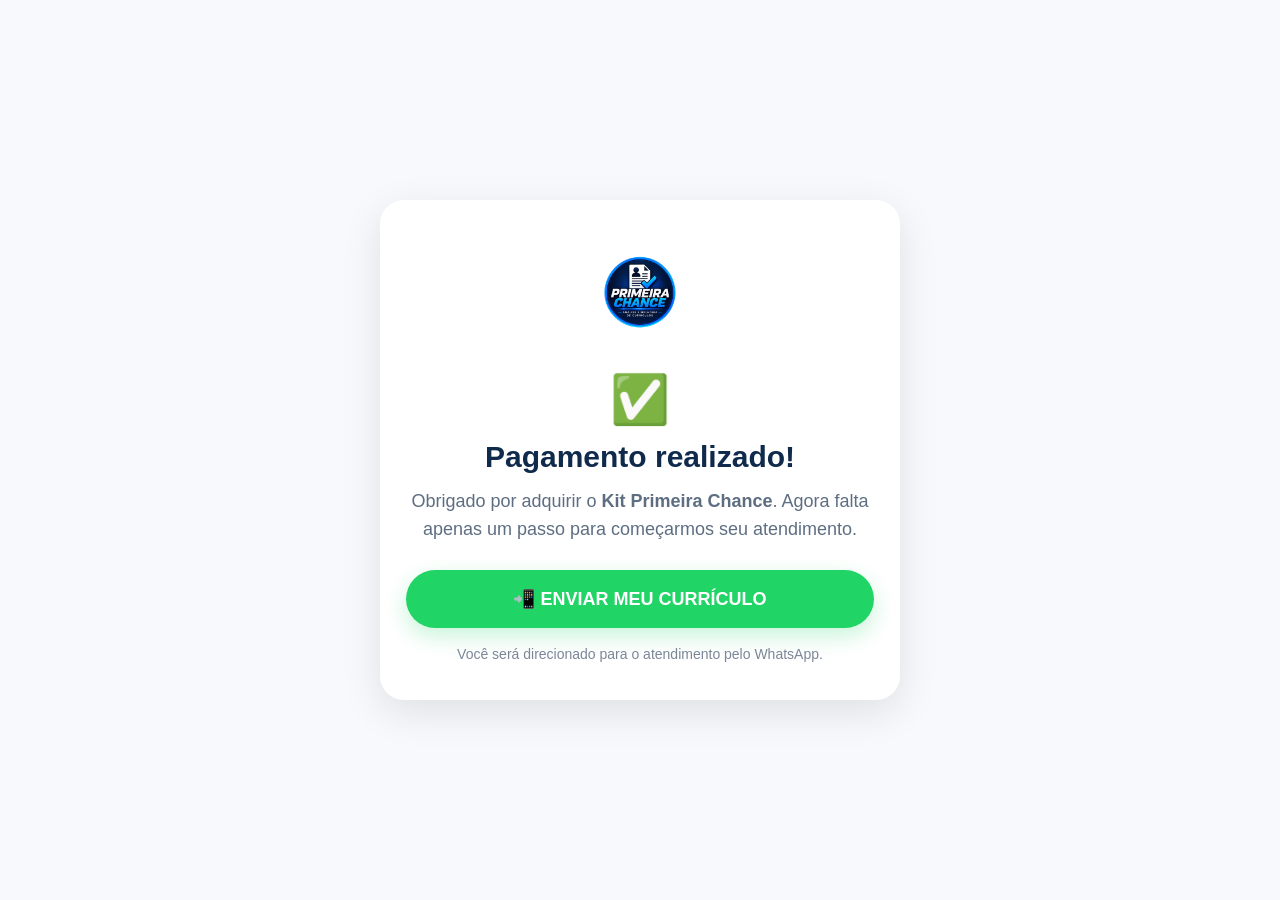
<file: obrigado.html>
<!DOCTYPE html>
<html lang="pt-BR">
<head>
  <!-- Meta Pixel Code -->
<script>
!function(f,b,e,v,n,t,s)
{if(f.fbq)return;n=f.fbq=function(){n.callMethod?
n.callMethod.apply(n,arguments):n.queue.push(arguments)};
if(!f._fbq)f._fbq=n;n.push=n;n.loaded=!0;n.version='2.0';
n.queue=[];t=b.createElement(e);t.async=!0;
t.src=v;s=b.getElementsByTagName(e)[0];
s.parentNode.insertBefore(t,s)}
(window, document,'script',
'https://connect.facebook.net/en_US/fbevents.js');

fbq('init', '3986194581515664');
fbq('track', 'PageView');
</script>

<noscript>
<img height="1" width="1" style="display:none"
src="https://www.facebook.com/tr?id=3986194581515664&ev=PageView&noscript=1"
/>
</noscript>
<!-- End Meta Pixel Code -->
  <meta charset="UTF-8">
  <meta name="viewport" content="width=device-width, initial-scale=1.0">

  <title>Pagamento confirmado | Primeira Chance</title>

  <style>
    * {
      box-sizing: border-box;
      margin: 0;
      padding: 0;
    }

    body {
      min-height: 100vh;
      font-family: Arial, sans-serif;
      background: #f7f9fc;
      color: #102a4c;
      display: flex;
      align-items: center;
      justify-content: center;
      padding: 24px;
    }

    .card {
      width: 100%;
      max-width: 520px;
      background: #ffffff;
      border-radius: 24px;
      padding: 38px 26px;
      text-align: center;
      box-shadow: 0 12px 40px rgba(0,0,0,.10);
    }

    .logo {
      width: 110px;
      height: 110px;
      object-fit: contain;
      margin-bottom: 20px;
    }

    .check {
      font-size: 48px;
      margin-bottom: 12px;
    }

    h1 {
      font-size: 30px;
      margin-bottom: 14px;
    }

    p {
      color: #5e6e82;
      font-size: 18px;
      line-height: 1.55;
      margin-bottom: 26px;
    }

    .whatsapp {
      display: block;
      background: #20d466;
      color: #ffffff;
      text-decoration: none;
      font-weight: 700;
      font-size: 18px;
      padding: 18px 20px;
      border-radius: 50px;
      box-shadow: 0 8px 22px rgba(32,212,102,.25);
    }

    .info {
      margin-top: 18px;
      font-size: 14px;
      color: #7b8797;
    }
  </style>
</head>

<body>

  <main class="card">

    <img
      src="assets/logo/logo.png"
      alt="Primeira Chance"
      class="logo"
    >

    <div class="check">✅</div>

    <h1>Pagamento realizado!</h1>

    <p>
      Obrigado por adquirir o <strong>Kit Primeira Chance</strong>.
      Agora falta apenas um passo para começarmos seu atendimento.
    </p>

    <a
      class="whatsapp"
      href="https://wa.me/5548999616736?text=Ol%C3%A1%21%20Acabei%20de%20comprar%20o%20Kit%20Primeira%20Chance%20pelo%20site%20e%20quero%20iniciar%20meu%20atendimento."
    >
      📲 ENVIAR MEU CURRÍCULO
    </a>

    <div class="info">
      Você será direcionado para o atendimento pelo WhatsApp.
    </div>

  </main>
<script>
  fbq('track', 'Purchase', {
    value: 24.99,
    currency: 'BRL'
  });
</script>
</body>
</html>
</file>
<file: style.css>
/* =========================================================
   PRIMEIRA CHANCE
   STYLE.CSS
========================================================= */

:root {
  --navy-950: #08182c;
  --navy-900: #0f2747;
  --navy-800: #17375e;
  --navy-700: #205080;

  --orange: #f28c28;
  --orange-dark: #d97012;
  --orange-light: #fff2e4;

  --green: #25d366;
  --green-dark: #128c4a;
  --green-light: #eafbf1;

  --white: #ffffff;
  --gray-50: #f7f9fc;
  --gray-100: #eef2f6;
  --gray-200: #dde4ec;
  --gray-500: #64748b;
  --gray-700: #334155;
  --gray-900: #172033;

  --danger: #dc3545;

  --shadow-sm: 0 4px 14px rgba(8, 24, 44, 0.08);
  --shadow-md: 0 12px 35px rgba(8, 24, 44, 0.12);
  --shadow-lg: 0 20px 50px rgba(8, 24, 44, 0.16);

  --radius-sm: 10px;
  --radius-md: 18px;
  --radius-lg: 26px;
  --radius-pill: 999px;

  --container: 1180px;
  --transition: 180ms ease;
}


/* =========================
   RESET
========================= */

*,
*::before,
*::after {
  box-sizing: border-box;
}

html {
  scroll-behavior: smooth;
}

body {
  margin: 0;

  font-family:
    Inter,
    -apple-system,
    BlinkMacSystemFont,
    "Segoe UI",
    Roboto,
    Helvetica,
    Arial,
    sans-serif;

  color: var(--gray-900);
  background: var(--white);

  line-height: 1.6;

  -webkit-font-smoothing: antialiased;
  text-rendering: optimizeLegibility;
}

img {
  display: block;
  max-width: 100%;
}

a {
  color: inherit;
  text-decoration: none;
}

button,
a {
  -webkit-tap-highlight-color: transparent;
}

button {
  font: inherit;
}


/* =========================
   ACESSIBILIDADE
========================= */

a:focus-visible,
button:focus-visible {
  outline: 3px solid var(--orange);
  outline-offset: 4px;
}


/* =========================
   ESTRUTURA
========================= */

.container {
  width: min(100% - 32px, var(--container));
  margin-inline: auto;
}

.section {
  padding: 72px 0;
}

.section-light {
  background: var(--gray-50);
}


/* =========================
   TÍTULOS DE SEÇÃO
========================= */

.section-heading {
  max-width: 760px;
  margin: 0 auto 42px;
  text-align: center;
}

.section-tag,
.eyebrow {
  display: inline-block;

  margin-bottom: 14px;

  color: var(--orange-dark);

  font-size: 0.78rem;
  font-weight: 800;
  letter-spacing: 0.09em;
  line-height: 1.4;
}

.section-heading h2 {
  margin: 0 0 16px;

  color: var(--navy-900);

  font-size: clamp(1.85rem, 6vw, 2.8rem);
  line-height: 1.12;
  letter-spacing: -0.035em;
}

.section-heading p {
  margin: 0;

  color: var(--gray-500);

  font-size: 1rem;
}


/* =========================
   BOTÕES
========================= */

.btn {
  display: inline-flex;

  align-items: center;
  justify-content: center;

  width: 100%;
  min-height: 54px;

  padding: 14px 22px;

  border: 0;
  border-radius: var(--radius-pill);

  font-size: 0.98rem;
  font-weight: 800;
  line-height: 1.25;
  text-align: center;

  cursor: pointer;

  transition:
    transform var(--transition),
    box-shadow var(--transition),
    background-color var(--transition);
}

.btn:active {
  transform: scale(0.98);
}

.btn-whatsapp {
  color: var(--white);
  background: var(--green);

  box-shadow:
    0 10px 25px rgba(37, 211, 102, 0.22);
}

.btn-buy {
  color: var(--white);
  background: var(--orange);

  box-shadow:
    0 10px 25px rgba(242, 140, 40, 0.24);
}

.btn-secondary {
  background: var(--green);
}


/* =========================
   CABEÇALHO
========================= */

.site-header {
  position: sticky;
  z-index: 1000;
  top: 0;

  background: rgba(255, 255, 255, 0.94);

  border-bottom:
    1px solid rgba(221, 228, 236, 0.8);

  backdrop-filter: blur(12px);
  -webkit-backdrop-filter: blur(12px);
}

.header-container {
  display: flex;

  align-items: center;
  justify-content: space-between;

  min-height: 68px;

  gap: 20px;
}

.brand {
  display: flex;
  align-items: center;
}

.brand-logo {
  width: auto;
  max-width: 155px;
  max-height: 48px;

  object-fit: contain;
}

.header-cta {
  display: inline-flex;

  align-items: center;
  justify-content: center;

  min-height: 40px;

  padding: 9px 17px;

  color: var(--white);
  background: var(--navy-900);

  border-radius: var(--radius-pill);

  font-size: 0.85rem;
  font-weight: 800;

  transition:
    background-color var(--transition),
    transform var(--transition);
}

.header-cta:active {
  transform: scale(0.97);
}


/* =========================
   HERO
========================= */

.hero {
  position: relative;
  overflow: hidden;

  padding: 58px 0 70px;

  background:
    radial-gradient(
      circle at 90% 10%,
      rgba(242, 140, 40, 0.14),
      transparent 32%
    ),
    linear-gradient(
      180deg,
      #ffffff 0%,
      #f7f9fc 100%
    );
}

.hero::before {
  position: absolute;

  width: 280px;
  height: 280px;

  top: -160px;
  left: -160px;

  border-radius: 50%;

  background: rgba(32, 80, 128, 0.08);

  content: "";
}

.hero-container {
  position: relative;
  z-index: 1;

  display: grid;

  grid-template-columns: 1fr;

  align-items: center;

  gap: 44px;
}

.hero-content {
  text-align: center;
}

.hero-content h1 {
  max-width: 720px;

  margin: 0 auto 20px;

  color: var(--navy-950);

  font-size: clamp(2.15rem, 9vw, 4.15rem);

  line-height: 1.02;
  letter-spacing: -0.055em;
}

.hero-content h1 span {
  color: var(--navy-700);
}

.hero-description {
  max-width: 600px;

  margin: 0 auto 28px;

  color: var(--gray-500);

  font-size: clamp(1rem, 4vw, 1.14rem);

  line-height: 1.7;
}

.hero-content .btn {
  max-width: 410px;
  margin-inline: auto;
}

.hero-note {
  margin: 13px 0 0;

  color: var(--gray-500);

  font-size: 0.82rem;
  font-weight: 600;
}

.hero-visual {
  position: relative;

  width: min(100%, 520px);

  margin-inline: auto;
}

.hero-visual::before {
  position: absolute;
  z-index: -1;

  inset: 9% 4% -4%;

  border-radius: var(--radius-lg);

  background:
    linear-gradient(
      145deg,
      rgba(32, 80, 128, 0.12),
      rgba(242, 140, 40, 0.12)
    );

  content: "";
}

.hero-image {
  width: 100%;
  height: auto;

  border-radius: var(--radius-lg);

  filter:
    drop-shadow(
      0 22px 30px rgba(8, 24, 44, 0.14)
    );
}


/* =========================
   DESKTOP - HERO
========================= */

@media (min-width: 850px) {

  .section {
    padding: 96px 0;
  }

  .hero {
    padding: 80px 0 92px;
  }

  .hero-container {
    grid-template-columns:
      minmax(0, 1.05fr)
      minmax(360px, 0.95fr);

    gap: 64px;
  }

  .hero-content {
    text-align: left;
  }

  .hero-content h1,
  .hero-description {
    margin-left: 0;
  }

  .hero-content .btn {
    width: auto;

    min-width: 320px;

    margin-left: 0;
  }

  .hero-note {
    margin-left: 4px;
  }

  .brand-logo {
    max-width: 175px;
  }

}


/* =========================
   INTERAÇÕES DESKTOP
========================= */

@media (hover: hover) {

  .btn:hover {
    transform: translateY(-2px);
  }

  .btn-whatsapp:hover {
    background: var(--green-dark);

    box-shadow:
      0 14px 30px rgba(18, 140, 74, 0.24);
  }

  .btn-buy:hover {
    background: var(--orange-dark);

    box-shadow:
      0 14px 30px rgba(217, 112, 18, 0.26);
  }

  .header-cta:hover {
    background: var(--navy-700);
  }

}
/* =========================
   PROBLEMA
========================= */

.problem {
  background: var(--white);
}

.problem-grid {
  display: grid;
  grid-template-columns: 1fr;
  gap: 16px;
}

.problem-card {
  padding: 24px;

  background: var(--white);

  border: 1px solid var(--gray-200);
  border-radius: var(--radius-md);

  box-shadow: var(--shadow-sm);

  transition:
    transform var(--transition),
    box-shadow var(--transition);
}

.problem-icon {
  display: inline-flex;

  align-items: center;
  justify-content: center;

  width: 36px;
  height: 36px;

  margin-bottom: 16px;

  color: var(--danger);
  background: rgba(220, 53, 69, 0.09);

  border-radius: 50%;

  font-size: 1.1rem;
  font-weight: 900;
}

.problem-card h3 {
  margin: 0 0 9px;

  color: var(--navy-900);

  font-size: 1.08rem;
  line-height: 1.3;
}

.problem-card p {
  margin: 0;

  color: var(--gray-500);

  font-size: 0.94rem;
}

.problem-cta {
  max-width: 660px;

  margin: 38px auto 0;

  text-align: center;
}

.problem-cta p {
  margin: 0 0 20px;

  color: var(--navy-900);

  font-size: 1.05rem;
}

.problem-cta .btn {
  max-width: 390px;
  margin-inline: auto;
}


/* =========================
   ANTES E DEPOIS
========================= */

.comparison-grid {
  display: grid;

  grid-template-columns: 1fr;

  align-items: center;

  gap: 18px;

  max-width: 950px;

  margin-inline: auto;
}

.comparison-card {
  overflow: hidden;

  background: var(--white);

  border: 1px solid var(--gray-200);
  border-radius: var(--radius-md);

  box-shadow: var(--shadow-md);
}

.comparison-label {
  display: flex;

  align-items: center;
  justify-content: center;

  gap: 8px;

  padding: 12px 18px;

  font-size: 0.82rem;
  font-weight: 900;
  letter-spacing: 0.08em;
}

.comparison-before .comparison-label {
  color: #a72835;
  background: #fff0f2;
}

.comparison-after .comparison-label {
  color: #13733d;
  background: var(--green-light);
}

.comparison-image-wrapper {
  overflow: hidden;

  background: var(--gray-100);
}

.comparison-image {
  width: 100%;
  height: auto;

  object-fit: contain;
}

.comparison-arrow {
  display: flex;

  align-items: center;
  justify-content: center;

  width: 44px;
  height: 44px;

  margin-inline: auto;

  color: var(--white);
  background: var(--navy-900);

  border-radius: 50%;

  font-size: 1.35rem;
  font-weight: 900;

  transform: rotate(90deg);
}

.comparison-benefits {
  display: flex;

  flex-wrap: wrap;

  justify-content: center;

  gap: 10px;

  max-width: 850px;

  margin: 30px auto 0;
}

.comparison-benefits span {
  padding: 8px 14px;

  color: var(--green-dark);
  background: var(--green-light);

  border-radius: var(--radius-pill);

  font-size: 0.84rem;
  font-weight: 800;
}

.comparison-message {
  max-width: 700px;

  margin: 32px auto 0;

  text-align: center;
}

.comparison-message p {
  margin: 0 0 20px;

  color: var(--navy-900);

  font-size: 1.06rem;
}

.comparison-message .btn {
  max-width: 410px;
  margin-inline: auto;
}


/* =========================
   AVALIAÇÕES
========================= */

.reviews {
  position: relative;

  overflow: hidden;

  background: var(--white);
}

.reviews-grid {
  display: grid;

  grid-template-columns: 1fr;

  max-width: 620px;

  margin-inline: auto;
}

.review-card {
  padding: 18px;

  background: var(--white);

  border: 1px solid var(--gray-200);
  border-radius: var(--radius-md);

  box-shadow: var(--shadow-md);
}

.review-stars {
  margin-bottom: 14px;

  color: #e7a51a;

  font-size: 1.15rem;
  letter-spacing: 0.08em;

  text-align: center;
}

.review-image-wrapper {
  overflow: hidden;

  border-radius: var(--radius-sm);

  background: var(--gray-50);
}

.review-image {
  width: 100%;
  height: auto;

  object-fit: contain;
}

.reviews-note {
  margin: 22px 0 0;

  color: var(--gray-500);

  font-size: 0.84rem;
  font-weight: 700;

  text-align: center;
}


/* =========================
   TABLET / DESKTOP
========================= */

@media (min-width: 700px) {

  .problem-grid {
    grid-template-columns:
      repeat(2, minmax(0, 1fr));

    gap: 20px;
  }

}

@media (min-width: 850px) {

  .comparison-grid {
    grid-template-columns:
      minmax(0, 1fr)
      54px
      minmax(0, 1fr);

    gap: 24px;
  }

  .comparison-arrow {
    transform: none;
  }

}


/* =========================
   INTERAÇÕES DESKTOP
========================= */

@media (hover: hover) {

  .problem-card:hover {
    transform: translateY(-4px);

    box-shadow: var(--shadow-md);
  }

}
/* =========================
   KIT PRIMEIRA CHANCE
========================= */

.kit-grid {
  display: grid;
  grid-template-columns: 1fr;
  gap: 16px;
}

.kit-card {
  padding: 26px;

  background: var(--white);

  border: 1px solid var(--gray-200);
  border-radius: var(--radius-md);

  box-shadow: var(--shadow-sm);

  transition:
    transform var(--transition),
    box-shadow var(--transition);
}

.kit-icon {
  display: flex;

  align-items: center;
  justify-content: center;

  width: 48px;
  height: 48px;

  margin-bottom: 18px;

  background: var(--orange-light);

  border-radius: 14px;

  font-size: 1.35rem;
}

.kit-card h3 {
  margin: 0 0 10px;

  color: var(--navy-900);

  font-size: 1.08rem;
  line-height: 1.3;
}

.kit-card p {
  margin: 0;

  color: var(--gray-500);

  font-size: 0.94rem;
}


/* =========================
   EXEMPLO DE ENTREGA
========================= */

.portfolio-preview {
  display: grid;
  grid-template-columns: 1fr;

  align-items: center;

  gap: 32px;

  margin-top: 52px;
  padding: 28px;

  background: var(--navy-900);

  border-radius: var(--radius-lg);

  box-shadow: var(--shadow-lg);
}

.portfolio-content {
  text-align: center;
}

.portfolio-content .section-tag {
  color: #ffc27c;
}

.portfolio-content h3 {
  margin: 0 0 14px;

  color: var(--white);

  font-size: clamp(1.5rem, 6vw, 2.2rem);
  line-height: 1.15;
}

.portfolio-content p {
  margin: 0;

  color: rgba(255, 255, 255, 0.76);

  font-size: 0.96rem;
}

.portfolio-image-wrapper {
  overflow: hidden;

  max-width: 460px;

  margin-inline: auto;

  background: var(--white);

  border-radius: var(--radius-md);

  box-shadow:
    0 18px 45px rgba(0, 0, 0, 0.22);
}

.portfolio-image {
  width: 100%;
  height: auto;

  object-fit: contain;
}

.kit-highlight {
  display: flex;

  align-items: center;
  justify-content: center;

  gap: 10px;

  max-width: 680px;

  margin: 28px auto 0;
  padding: 16px 20px;

  color: var(--green-dark);
  background: var(--green-light);

  border-radius: var(--radius-md);

  text-align: center;
}


/* =========================
   OFERTA
========================= */

.offer {
  position: relative;

  overflow: hidden;

  color: var(--white);

  background:
    radial-gradient(
      circle at 90% 10%,
      rgba(242, 140, 40, 0.18),
      transparent 30%
    ),
    var(--navy-950);
}

.offer-heading h2 {
  color: var(--white);
}

.offer-heading p {
  color: rgba(255, 255, 255, 0.72);
}

.offer-heading .section-tag {
  color: #ffc27c;
}

.offer-box {
  overflow: hidden;

  max-width: 820px;

  margin-inline: auto;

  background: var(--white);

  border-radius: var(--radius-lg);

  box-shadow:
    0 28px 70px rgba(0, 0, 0, 0.28);
}

.offer-items {
  padding: 22px;
}

.offer-item {
  display: flex;

  flex-direction: column;

  gap: 6px;

  padding: 16px 0;

  color: var(--gray-900);

  border-bottom: 1px solid var(--gray-200);
}

.offer-item:last-child {
  border-bottom: 0;
}

.offer-item > div {
  display: flex;

  align-items: flex-start;

  gap: 9px;
}

.offer-item strong {
  line-height: 1.35;
}

.offer-item-price {
  padding-left: 29px;

  color: var(--gray-500);

  font-size: 0.94rem;
  font-weight: 800;
}

.offer-total {
  padding: 28px 22px;

  color: var(--navy-900);
  background: var(--gray-50);

  border-top: 1px solid var(--gray-200);
  border-bottom: 1px solid var(--gray-200);

  text-align: center;
}

.offer-total > p:first-child {
  margin: 0 0 18px;

  color: var(--gray-500);

  font-size: 0.92rem;
}

.offer-total > p:first-child span {
  text-decoration: line-through;
}

.offer-price-label {
  margin-bottom: 2px;

  color: var(--orange-dark);

  font-size: 0.76rem;
  font-weight: 900;
  letter-spacing: 0.1em;
}

.offer-price {
  display: flex;

  align-items: flex-start;
  justify-content: center;

  gap: 5px;

  color: var(--navy-950);

  line-height: 1;
}

.offer-price .currency {
  margin-top: 10px;

  font-size: 1.1rem;
  font-weight: 900;
}

.offer-price strong {
  font-size: clamp(3.3rem, 15vw, 5.4rem);
  letter-spacing: -0.065em;
}

.offer-payment-note {
  margin: 10px 0 0;

  color: var(--gray-500);

  font-size: 0.84rem;
  font-weight: 700;
}

.offer-actions {
  display: flex;

  flex-direction: column;

  align-items: center;

  gap: 12px;

  padding: 26px 22px;
}

.offer-actions .btn {
  max-width: 520px;
}

.offer-divider {
  color: var(--gray-500);

  font-size: 0.82rem;
  font-weight: 800;

  text-transform: uppercase;
}

.offer-trust {
  display: flex;

  flex-wrap: wrap;

  justify-content: center;

  gap: 10px 18px;

  padding: 0 22px 26px;

  color: var(--gray-500);

  font-size: 0.78rem;
  font-weight: 700;

  text-align: center;
}


/* =========================
   ESCOLHA SEU CAMINHO
========================= */

.paths-grid {
  display: grid;

  grid-template-columns: 1fr;

  gap: 20px;

  max-width: 900px;

  margin-inline: auto;
}

.path-card {
  position: relative;

  display: flex;
  flex-direction: column;

  padding: 28px;

  background: var(--white);

  border: 1px solid var(--gray-200);
  border-radius: var(--radius-lg);

  box-shadow: var(--shadow-md);
}

.path-paid {
  border: 2px solid var(--orange);
}

.path-badge {
  align-self: flex-start;

  margin-bottom: 18px;
  padding: 6px 11px;

  color: var(--green-dark);
  background: var(--green-light);

  border-radius: var(--radius-pill);

  font-size: 0.7rem;
  font-weight: 900;
  letter-spacing: 0.08em;
}

.path-badge-featured {
  color: #9a4a00;
  background: var(--orange-light);
}

.path-card h3 {
  margin: 0 0 5px;

  color: var(--navy-900);

  font-size: 1.35rem;
}

.path-price {
  margin-bottom: 16px;

  color: var(--navy-950);

  font-size: 2.3rem;
  font-weight: 900;
  letter-spacing: -0.045em;
}

.path-card > p {
  margin: 0 0 18px;

  color: var(--gray-500);
}

.path-list {
  display: grid;

  gap: 9px;

  margin: 0 0 26px;
  padding: 0;

  color: var(--gray-700);

  list-style: none;
}

.path-list li {
  font-size: 0.92rem;
}

.path-card .btn {
  margin-top: auto;
}


/* =========================
   TABLET / DESKTOP
========================= */

@media (min-width: 700px) {

  .kit-grid {
    grid-template-columns:
      repeat(2, minmax(0, 1fr));

    gap: 20px;
  }

  .offer-item {
    flex-direction: row;

    align-items: center;
    justify-content: space-between;

    gap: 20px;
  }

  .offer-item-price {
    flex: 0 0 auto;
    padding-left: 0;
  }

  .paths-grid {
    grid-template-columns:
      repeat(2, minmax(0, 1fr));
  }

}


@media (min-width: 850px) {

  .portfolio-preview {
    grid-template-columns:
      minmax(0, 0.9fr)
      minmax(350px, 1.1fr);

    gap: 54px;

    padding: 48px;
  }

  .portfolio-content {
    text-align: left;
  }

  .offer-items {
    padding: 30px 38px;
  }

  .offer-total {
    padding: 34px 38px;
  }

  .offer-actions {
    padding: 30px 38px;
  }

  .offer-trust {
    padding: 0 38px 32px;
  }

}


/* =========================
   INTERAÇÕES DESKTOP
========================= */

@media (hover: hover) {

  .kit-card:hover {
    transform: translateY(-4px);

    box-shadow: var(--shadow-md);
  }

  .path-card {
    transition:
      transform var(--transition),
      box-shadow var(--transition);
  }

  .path-card:hover {
    transform: translateY(-4px);

    box-shadow: var(--shadow-lg);
  }

}
/* =========================
   FAQ
========================= */

.faq {
  background: var(--white);
}

.faq-list {
  display: grid;
  gap: 12px;

  max-width: 820px;
  margin-inline: auto;
}

.faq-item {
  overflow: hidden;

  background: var(--white);

  border: 1px solid var(--gray-200);
  border-radius: var(--radius-md);

  box-shadow: var(--shadow-sm);
}

.faq-question {
  display: flex;

  align-items: center;
  justify-content: space-between;

  width: 100%;

  gap: 20px;

  padding: 20px;

  color: var(--navy-900);
  background: transparent;

  border: 0;

  font-size: 0.98rem;
  font-weight: 800;
  line-height: 1.4;
  text-align: left;

  cursor: pointer;
}

.faq-icon {
  display: flex;

  flex: 0 0 32px;

  align-items: center;
  justify-content: center;

  width: 32px;
  height: 32px;

  color: var(--navy-900);
  background: var(--gray-100);

  border-radius: 50%;

  font-size: 1.25rem;
  font-weight: 500;

  transition:
    transform var(--transition),
    background-color var(--transition);
}

.faq-answer {
  display: grid;

  grid-template-rows: 0fr;

  transition:
    grid-template-rows 250ms ease;
}

.faq-answer > p {
  overflow: hidden;

  margin: 0;

  padding-inline: 20px;

  color: var(--gray-500);

  font-size: 0.94rem;

  transition:
    padding-bottom 250ms ease;
}

.faq-item.is-open .faq-answer {
  grid-template-rows: 1fr;
}

.faq-item.is-open .faq-answer > p {
  padding-bottom: 20px;
}

.faq-item.is-open .faq-icon {
  color: var(--white);
  background: var(--navy-900);

  transform: rotate(45deg);
}


/* =========================
   CTA FINAL
========================= */

.final-cta {
  position: relative;

  overflow: hidden;

  color: var(--white);

  background:
    linear-gradient(
      145deg,
      var(--navy-950),
      var(--navy-800)
    );
}

.final-cta::before {
  position: absolute;

  width: 320px;
  height: 320px;

  top: -200px;
  right: -160px;

  background:
    rgba(242, 140, 40, 0.16);

  border-radius: 50%;

  content: "";
}

.final-cta-container {
  position: relative;
  z-index: 1;

  max-width: 820px;

  text-align: center;
}

.final-cta .section-tag {
  color: #ffc27c;
}

.final-cta h2 {
  margin: 0 auto 18px;

  color: var(--white);

  font-size:
    clamp(2rem, 8vw, 3.5rem);

  line-height: 1.08;
  letter-spacing: -0.045em;
}

.final-cta p {
  max-width: 640px;

  margin: 0 auto;

  color: rgba(255, 255, 255, 0.76);

  font-size: 1rem;
}

.final-actions {
  display: flex;

  flex-direction: column;

  align-items: center;

  gap: 12px;

  max-width: 520px;

  margin: 28px auto 0;
}

.final-actions .btn {
  width: 100%;
}

.final-trust {
  display: flex;

  flex-wrap: wrap;

  justify-content: center;

  gap: 10px 18px;

  margin-top: 24px;

  color: rgba(255, 255, 255, 0.72);

  font-size: 0.8rem;
  font-weight: 700;
}


/* =========================
   RODAPÉ
========================= */

.site-footer {
  padding: 48px 0 105px;

  color: rgba(255, 255, 255, 0.72);
  background: #061321;
}

.footer-container {
  display: grid;

  gap: 28px;

  text-align: center;
}

.footer-brand {
  display: grid;

  justify-items: center;

  gap: 12px;
}

.footer-logo {
  width: auto;
  max-width: 160px;
  max-height: 54px;

  object-fit: contain;
}

.footer-brand p {
  max-width: 430px;

  margin: 0;

  font-size: 0.9rem;
}

.footer-links {
  display: flex;

  flex-wrap: wrap;

  justify-content: center;

  gap: 10px 22px;
}

.footer-links a {
  color: var(--white);

  font-size: 0.85rem;
  font-weight: 700;

  transition:
    color var(--transition);
}

.footer-disclaimer {
  max-width: 760px;

  margin: 0 auto;

  font-size: 0.76rem;
  line-height: 1.6;
}

.footer-bottom {
  padding-top: 20px;

  border-top:
    1px solid rgba(255, 255, 255, 0.1);
}

.footer-bottom p {
  margin: 0;

  font-size: 0.76rem;
}


/* =========================
   WHATSAPP FLUTUANTE
========================= */

.floating-whatsapp {
  position: fixed;
  z-index: 1200;

  right: 16px;
  bottom: 16px;

  display: flex;

  align-items: center;
  justify-content: center;

  gap: 8px;

  min-height: 50px;

  padding: 12px 17px;

  color: var(--white);
  background: var(--green);

  border-radius: var(--radius-pill);

  box-shadow:
    0 12px 30px rgba(18, 140, 74, 0.3);

  font-size: 0.84rem;
  font-weight: 900;

  transition:
    transform var(--transition),
    background-color var(--transition),
    opacity var(--transition);
}


/* =========================
   ANIMAÇÕES
========================= */

.reveal {
  opacity: 0;

  transform: translateY(20px);

  transition:
    opacity 550ms ease,
    transform 550ms ease;
}

.reveal.is-visible {
  opacity: 1;

  transform: translateY(0);
}


/* =========================
   TELAS MAIORES
========================= */

@media (min-width: 700px) {

  .final-actions {
    flex-direction: row;

    max-width: 760px;
  }

  .final-actions .btn {
    flex: 1;
  }

  .site-footer {
    padding-bottom: 70px;
  }

  .floating-whatsapp {
    right: 24px;
    bottom: 24px;
  }

}


@media (min-width: 850px) {

  .footer-container {
    text-align: left;
  }

  .footer-brand {
    justify-items: start;
  }

  .footer-links {
    justify-content: flex-start;
  }

  .footer-disclaimer {
    margin-left: 0;
  }

}


/* =========================
   INTERAÇÕES DESKTOP
========================= */

@media (hover: hover) {

  .faq-question:hover {
    background: var(--gray-50);
  }

  .footer-links a:hover {
    color: #ffc27c;
  }

  .floating-whatsapp:hover {
    background: var(--green-dark);

    transform: translateY(-3px);
  }

}


/* =========================
   MOVIMENTO REDUZIDO
========================= */

@media (prefers-reduced-motion: reduce) {

  html {
    scroll-behavior: auto;
  }

  *,
  *::before,
  *::after {
    scroll-behavior: auto !important;

    transition-duration: 0.01ms !important;
    animation-duration: 0.01ms !important;
    animation-iteration-count: 1 !important;
  }

  .reveal {
    opacity: 1;
    transform: none;
  }

}


/* =========================
   TELAS MUITO PEQUENAS
========================= */

@media (max-width: 370px) {

  .container {
    width: min(100% - 24px, var(--container));
  }

  .header-cta {
    padding-inline: 13px;

    font-size: 0.78rem;
  }

  .brand-logo {
    max-width: 130px;
  }

  .hero-content h1 {
    font-size: 2rem;
  }

  .floating-whatsapp {
    right: 12px;
    bottom: 12px;

    padding-inline: 14px;
  }

}
/* ========================================
   CARROSSEL DO PORTFÓLIO
======================================== */

.portfolio-carousel {
  position: relative;
  width: 100%;
  max-width: 520px;
  margin: 30px auto 10px;
  text-align: center;
}

.portfolio-track {
  position: relative;
  width: 100%;
}

.portfolio-slide {
  display: none;
  width: 100%;
  animation: portfolioFade 0.35s ease;
}

.portfolio-slide.active {
  display: block;
}

.portfolio-slide .portfolio-image {
  display: block;
  width: 100%;
  height: auto;
  max-height: 680px;
  object-fit: contain;
  margin: 0 auto;
  border-radius: 18px;
  box-shadow: 0 12px 35px rgba(0, 0, 0, 0.12);
}

.portfolio-slide span {
  display: inline-block;
  margin-top: 14px;
  padding: 7px 16px;
  border-radius: 999px;
  background: #0d2b50;
  color: #fff;
  font-size: 14px;
  font-weight: 700;
}

/* SETAS */

.portfolio-arrow {
  position: absolute;
  top: 45%;
  transform: translateY(-50%);
  z-index: 10;

  width: 44px;
  height: 44px;

  border: none;
  border-radius: 50%;
  background: rgba(13, 43, 80, 0.92);
  color: #fff;

  font-size: 25px;
  font-weight: bold;
  cursor: pointer;

  display: flex;
  align-items: center;
  justify-content: center;

  box-shadow: 0 5px 15px rgba(0, 0, 0, 0.18);
}

.portfolio-arrow.prev {
  left: -18px;
}

.portfolio-arrow.next {
  right: -18px;
}

.portfolio-arrow:hover {
  background: #1d65c1;
}

/* BOLINHAS */

.portfolio-dots {
  display: flex;
  justify-content: center;
  align-items: center;
  gap: 8px;
  margin-top: 16px;
}

.portfolio-dot {
  width: 9px;
  height: 9px;
  padding: 0;
  border: none;
  border-radius: 50%;
  background: #cbd3dc;
  cursor: pointer;
  transition: 0.25s ease;
}

.portfolio-dot.active {
  width: 24px;
  border-radius: 20px;
  background: #1d65c1;
}

/* ANIMAÇÃO */

@keyframes portfolioFade {
  from {
    opacity: 0;
    transform: translateX(8px);
  }

  to {
    opacity: 1;
    transform: translateX(0);
  }
}

/* CELULAR */

@media (max-width: 600px) {

  .portfolio-carousel {
    width: calc(100% - 34px);
    margin: 24px auto 8px;
  }

  .portfolio-slide .portfolio-image {
    max-height: none;
    border-radius: 14px;
  }

  .portfolio-arrow {
    width: 38px;
    height: 38px;
    font-size: 21px;
  }

  .portfolio-arrow.prev {
    left: -12px;
  }

  .portfolio-arrow.next {
    right: -12px;
  }

}
/* ========================================
   CARROSSEL DE AVALIAÇÕES
======================================== */

.reviews-carousel {
  position: relative;
  width: 100%;
  max-width: 520px;
  margin: 30px auto;
  text-align: center;
}

.reviews-track {
  position: relative;
  width: 100%;
}

.review-slide {
  display: none;
  width: 100%;
  animation: reviewFade 0.35s ease;
}

.review-slide.active {
  display: block;
}

.review-slide .review-stars {
  margin-bottom: 14px;
  color: #f5b301;
  font-size: 24px;
  letter-spacing: 4px;
}

.review-slide .review-image {
  display: block;
  width: 100%;
  height: auto;
  max-height: 650px;
  object-fit: contain;
  margin: 0 auto;
  border-radius: 18px;
  box-shadow: 0 12px 35px rgba(0, 0, 0, 0.12);
}

/* SETAS */

.reviews-arrow {
  position: absolute;
  top: 50%;
  transform: translateY(-50%);
  z-index: 10;

  width: 44px;
  height: 44px;

  border: none;
  border-radius: 50%;

  background: rgba(13, 43, 80, 0.92);
  color: #fff;

  font-size: 25px;
  font-weight: bold;
  cursor: pointer;

  display: flex;
  align-items: center;
  justify-content: center;

  box-shadow: 0 5px 15px rgba(0, 0, 0, 0.18);
}

.reviews-arrow.prev {
  left: -18px;
}

.reviews-arrow.next {
  right: -18px;
}

.reviews-arrow:hover {
  background: #1d65c1;
}

/* BOLINHAS */

.reviews-dots {
  display: flex;
  justify-content: center;
  align-items: center;
  gap: 8px;
  margin-top: 16px;
}

.reviews-dot {
  width: 9px;
  height: 9px;
  padding: 0;
  border: none;
  border-radius: 50%;
  background: #cbd3dc;
  cursor: pointer;
  transition: 0.25s ease;
}

.reviews-dot.active {
  width: 24px;
  border-radius: 20px;
  background: #1d65c1;
}

@keyframes reviewFade {
  from {
    opacity: 0;
    transform: translateX(8px);
  }

  to {
    opacity: 1;
    transform: translateX(0);
  }
}

/* CELULAR */

@media (max-width: 600px) {

  .reviews-carousel {
    width: calc(100% - 34px);
    margin: 24px auto;
  }

  .review-slide .review-image {
    max-height: none;
    border-radius: 14px;
  }

  .reviews-arrow {
    width: 38px;
    height: 38px;
    font-size: 21px;
  }

  .reviews-arrow.prev {
    left: -12px;
  }

  .reviews-arrow.next {
    right: -12px;
  }
}
</file>
